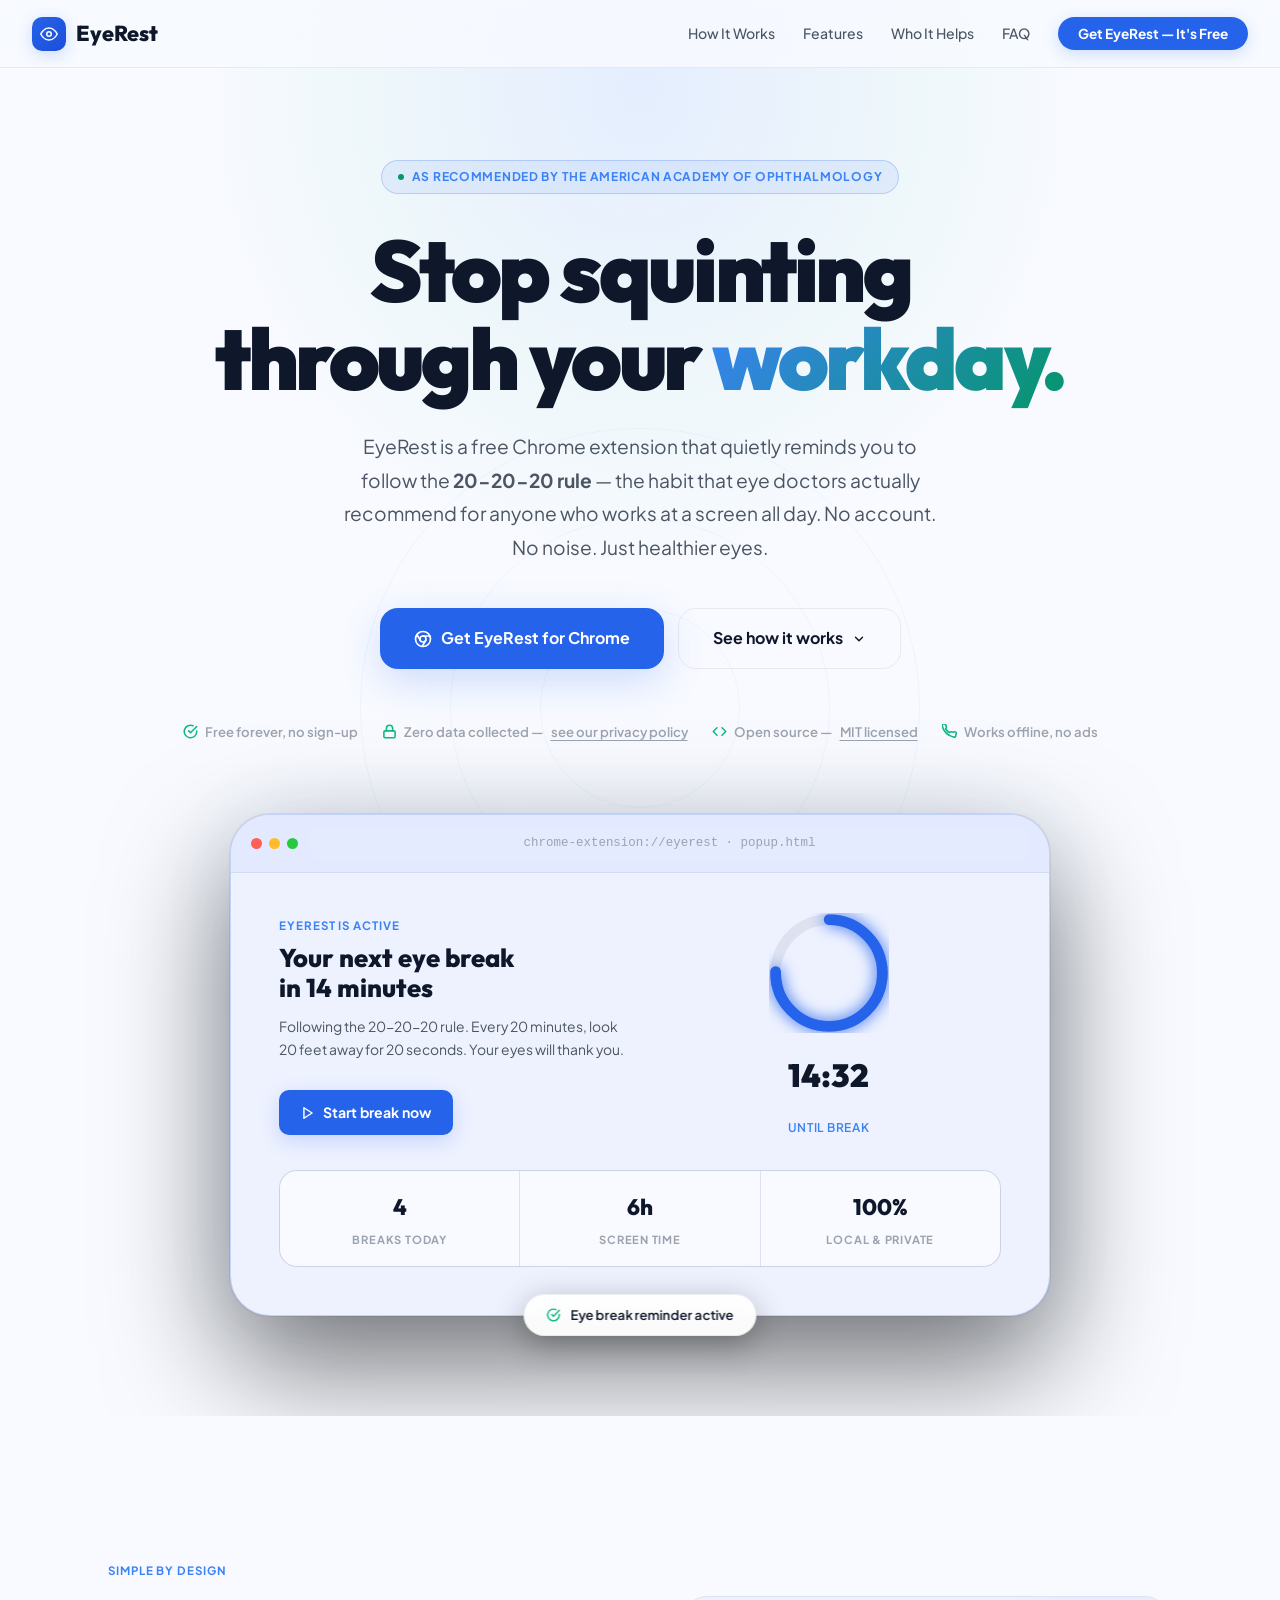
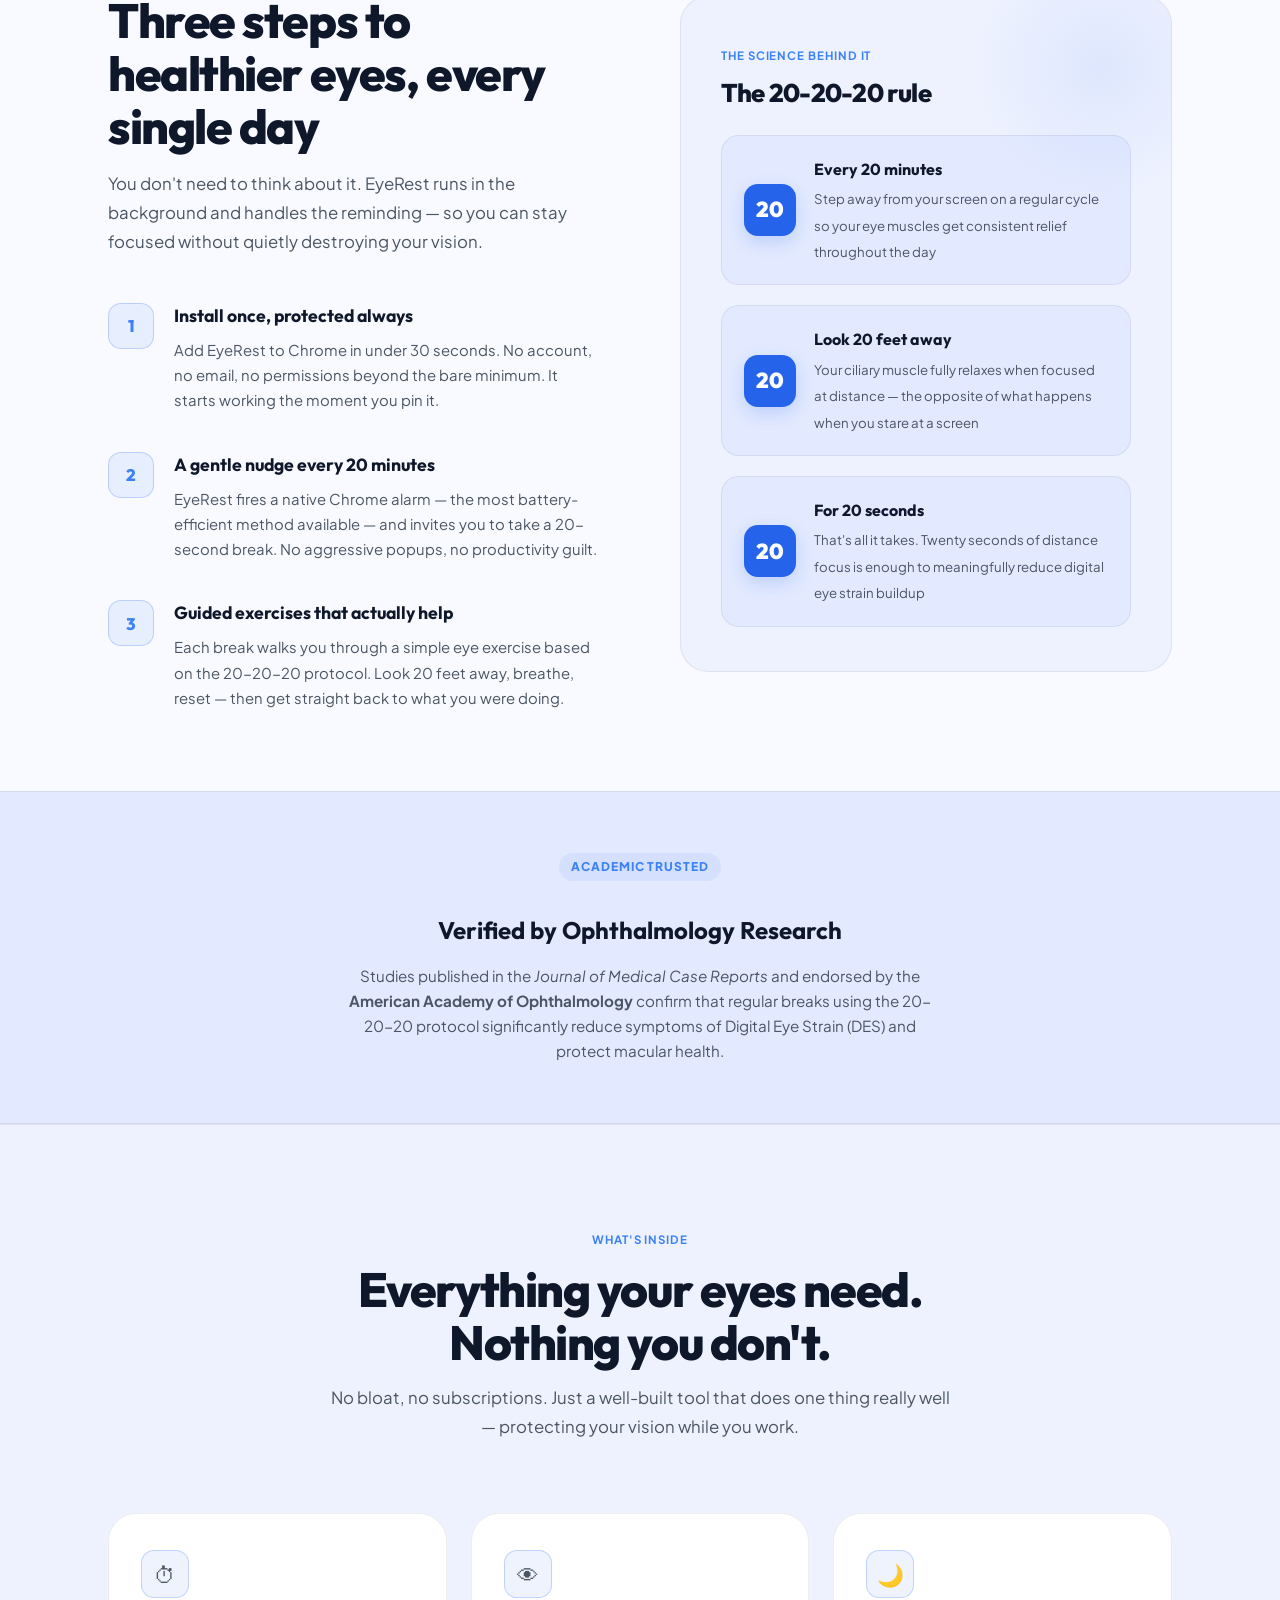
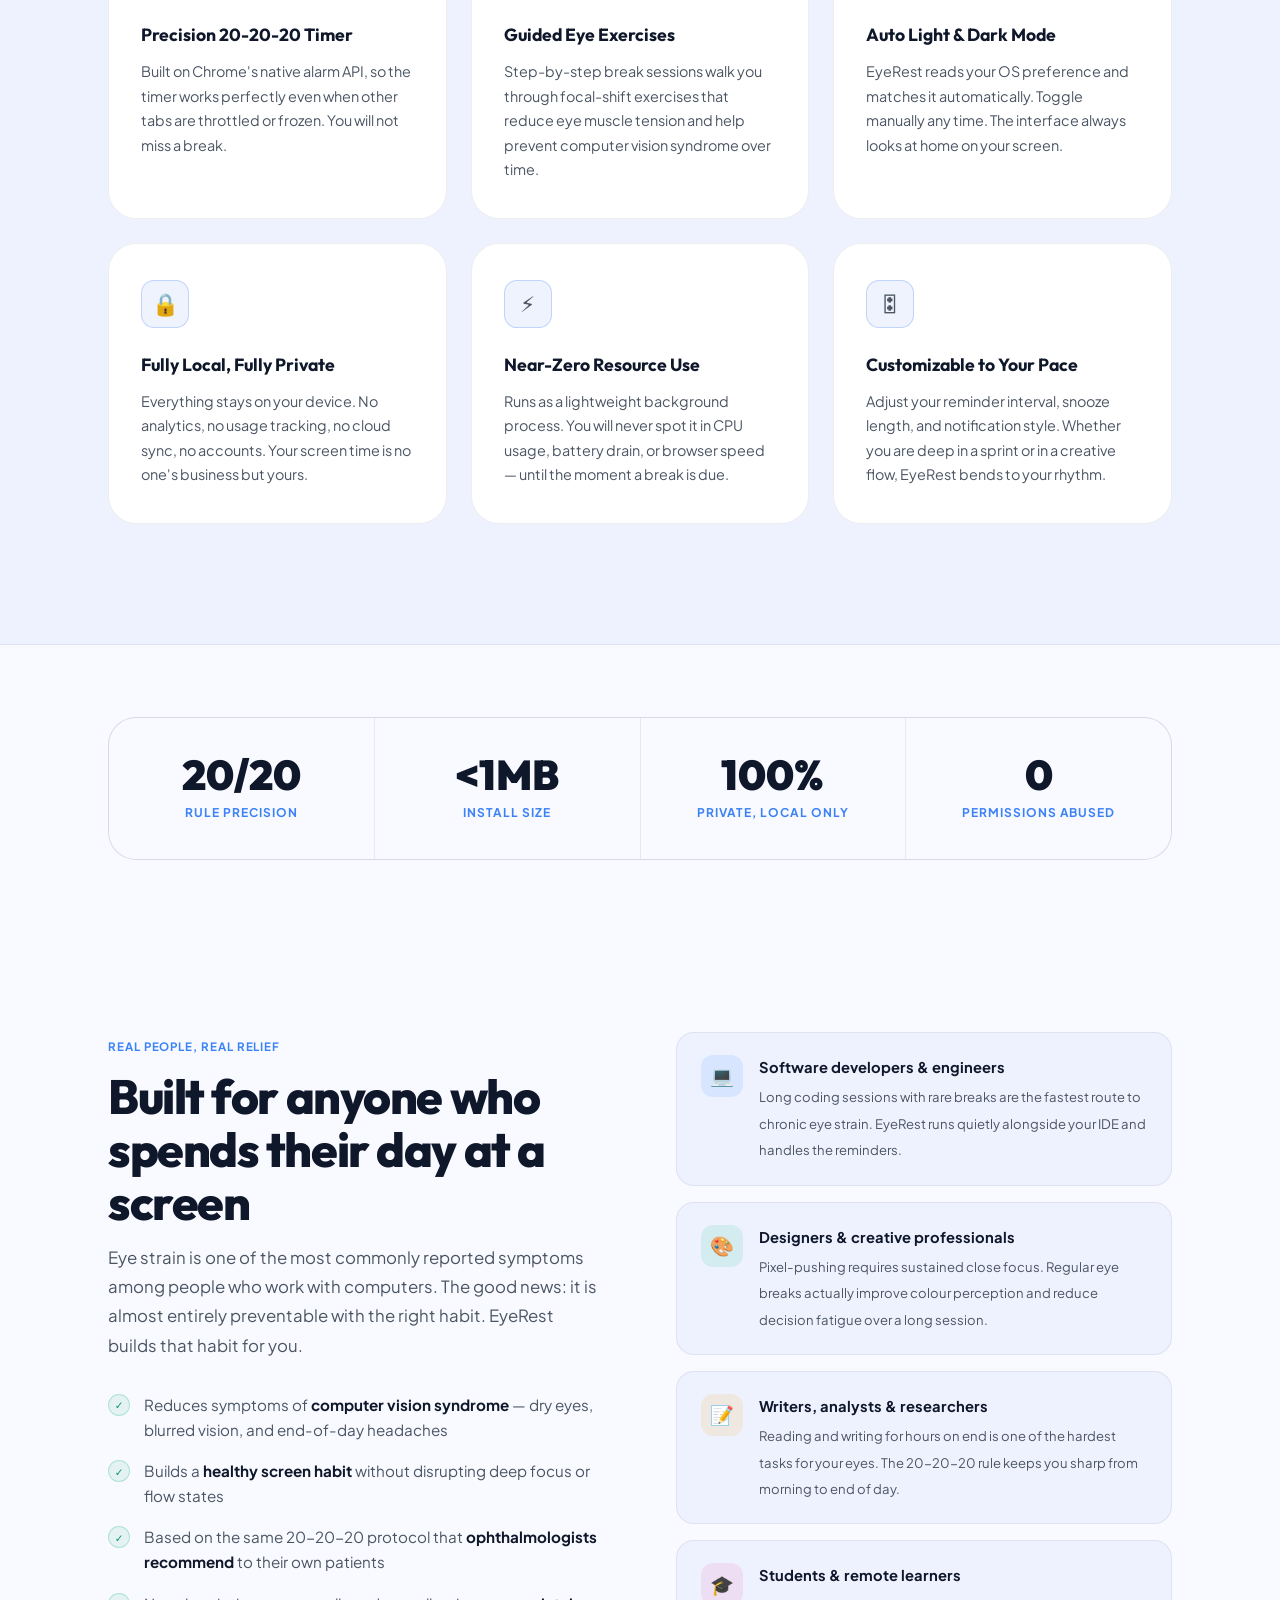
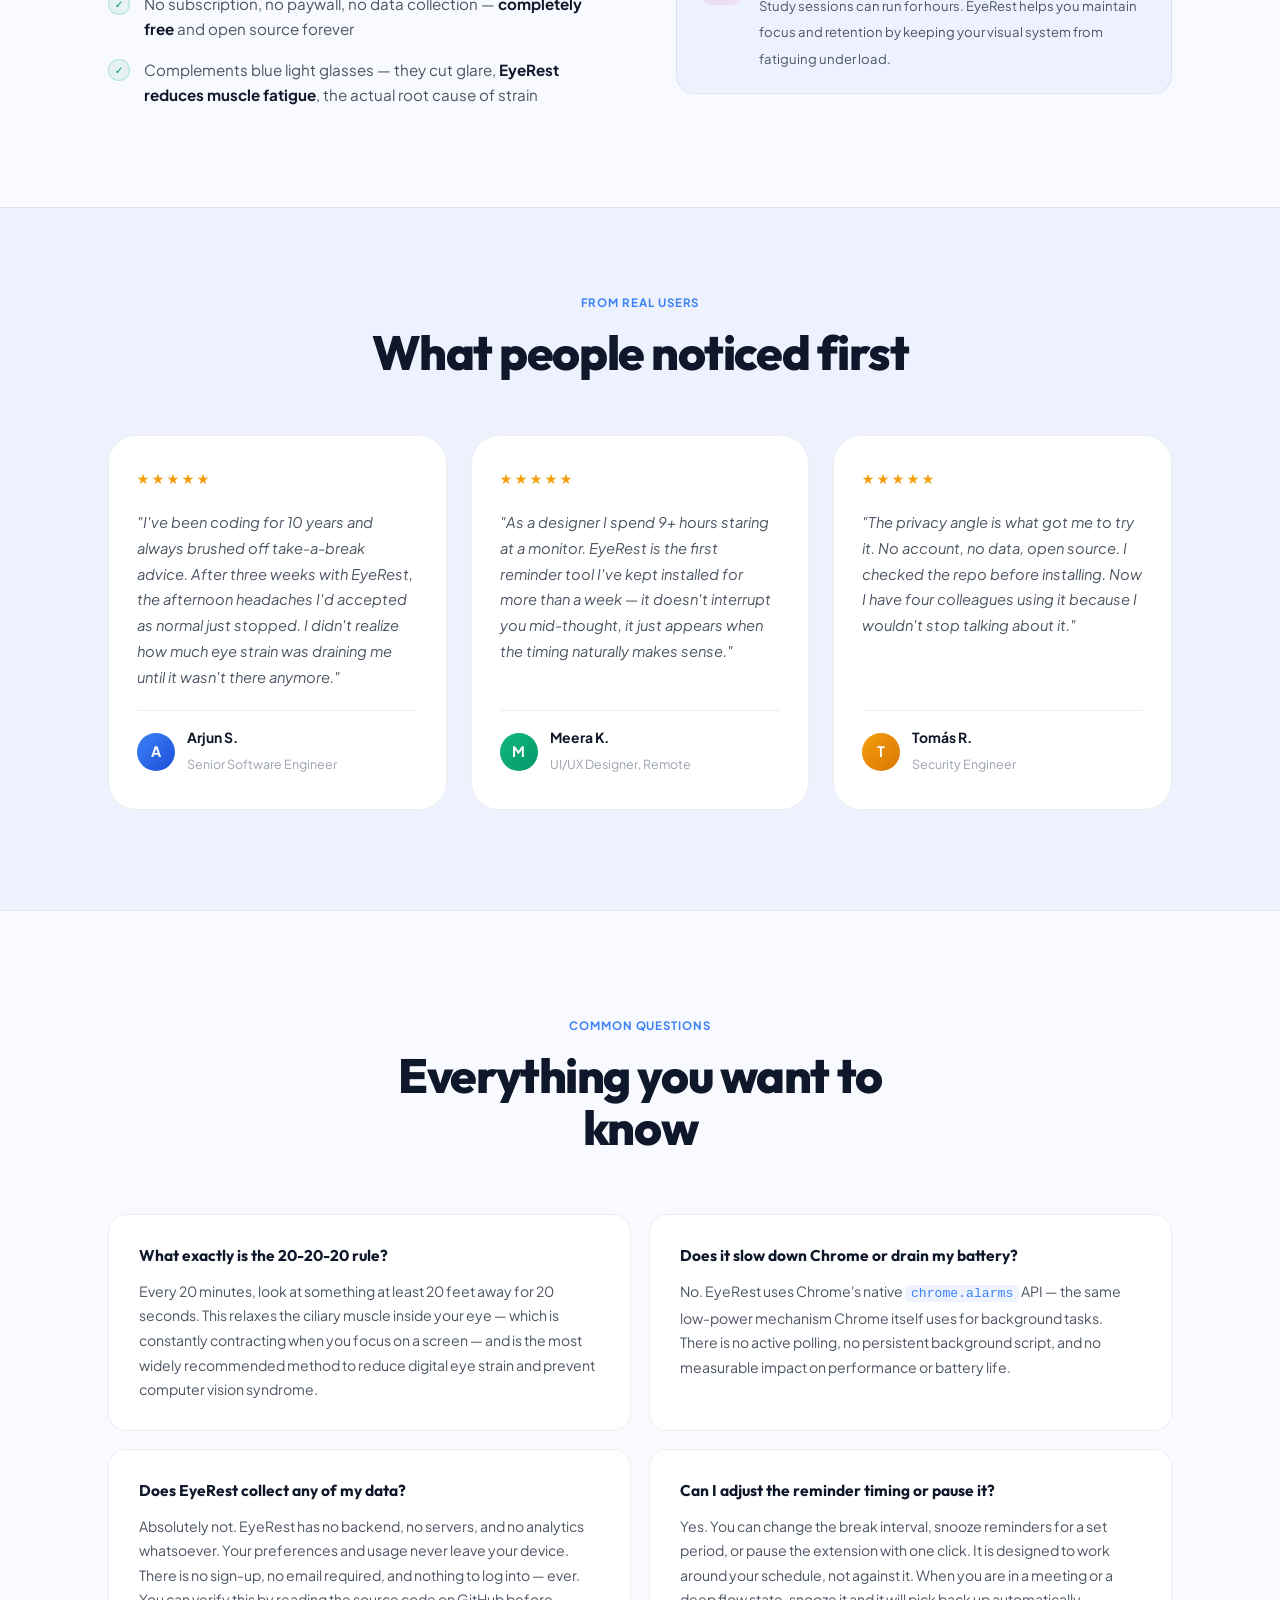
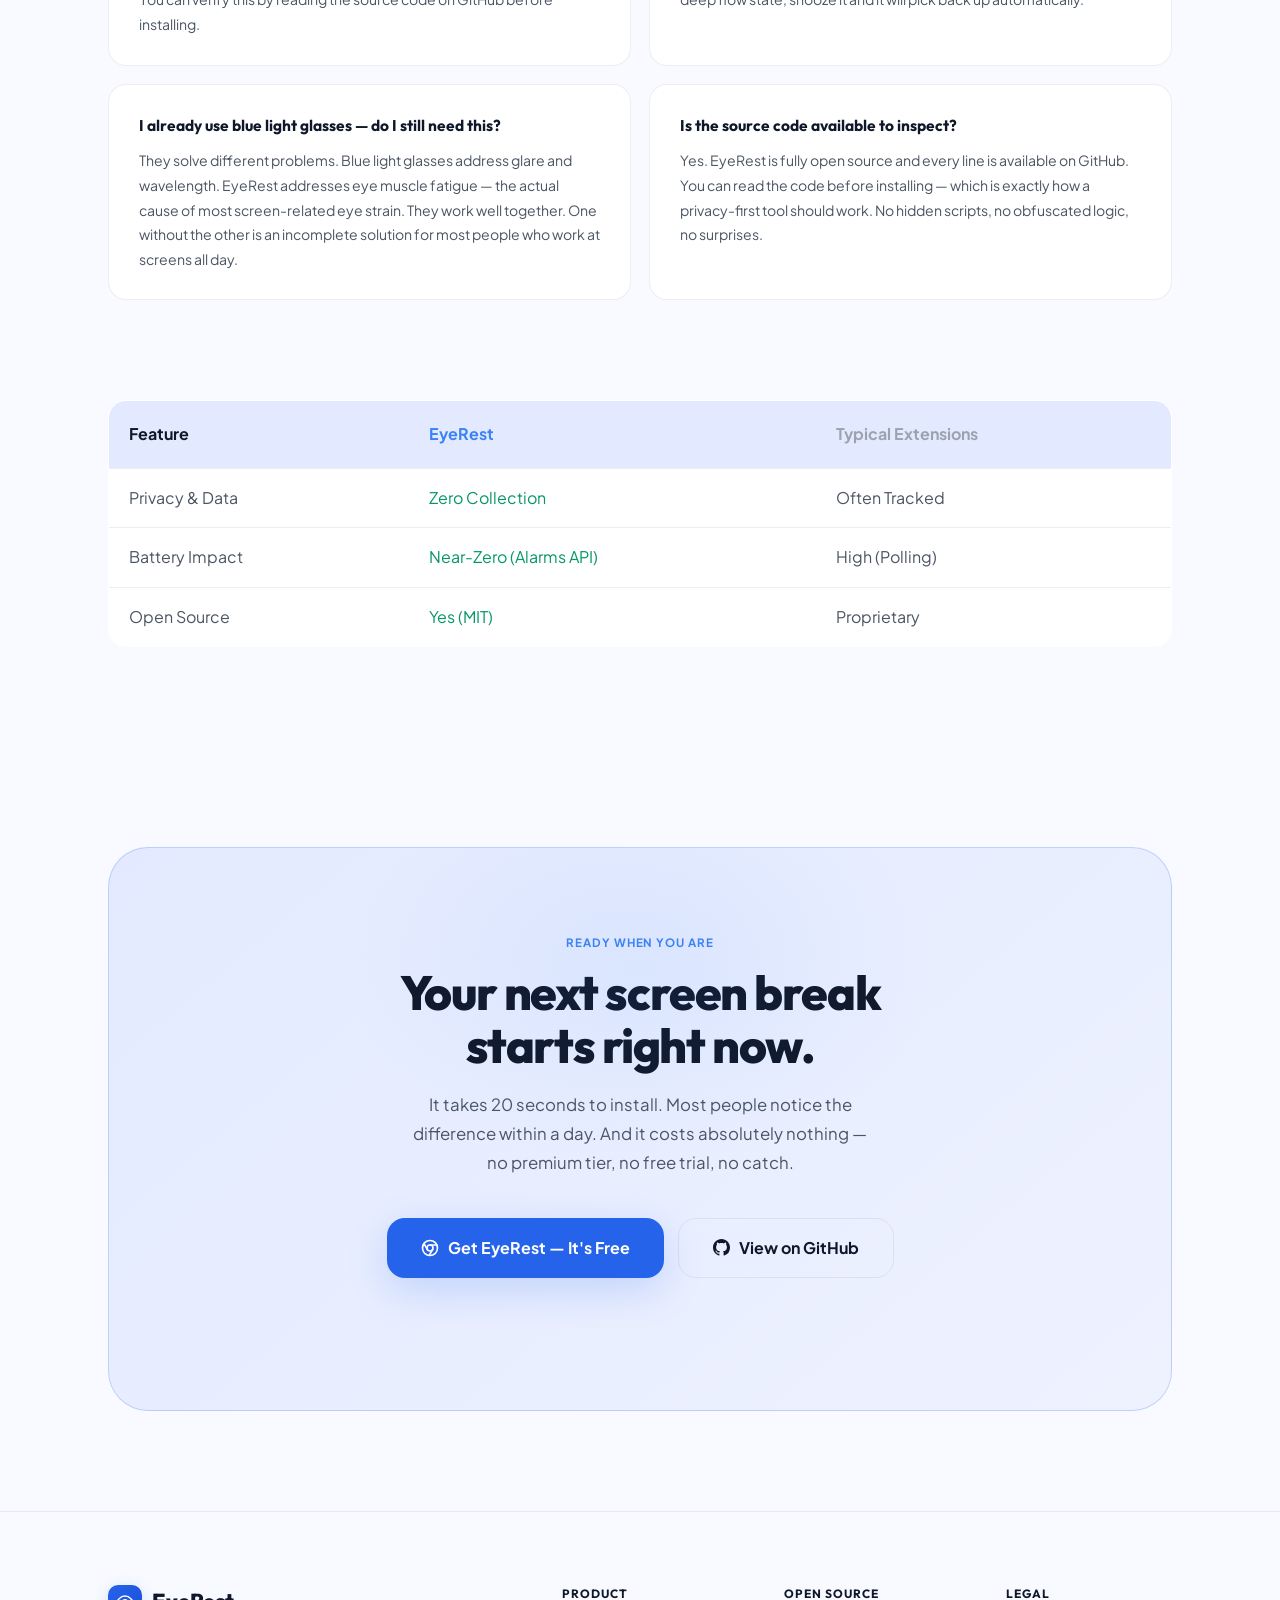
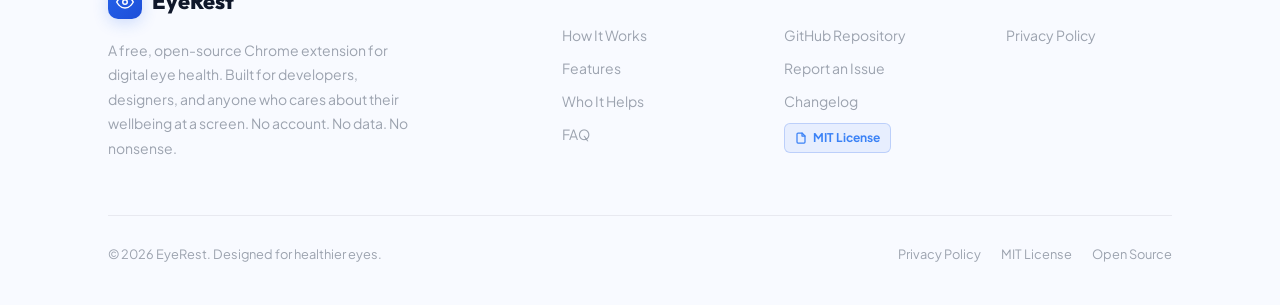
<file: index.html>
<!DOCTYPE html>
<html lang="en">
<head>
    <meta charset="UTF-8">
    <meta name="viewport" content="width=device-width, initial-scale=1.0">

    <!-- ── SEO Meta ───────────────────────────── -->
    <title>EyeRest: #1 Eye Care & 20-20-20 Rule Timer for Chrome</title>
    <meta name="description" content="Protect your vision with EyeRest, the top-rated 20-20-20 rule extension for Chrome. Prevent digital eye strain, computer vision syndrome, and dry eyes with guided exercises and smart reminders. 100% Private, Free, and Open Source.">
    <meta name="keywords" content="20-20-20 rule, eye break reminder, reduce eye strain, eye care chrome extension, digital eye fatigue relief, computer vision syndrome, vision protection, screen time tracker, blue light filter alternative, eye exercises, eye rest timer, best productivity extension, developer wellness, healthy screen habits, prevent dry eyes, eye fatigue prevention, digital wellness">
    <meta name="robots" content="index, follow">
    <meta name="author" content="Dr. Dhaval Trivedi">
    <meta name="theme-color" content="#070c16">
    <link rel="canonical" href="https://eyerest.brilworks.com/">
    <link rel="help" href="llms.txt">
    <link rel="apple-touch-icon" href="icons/icon128.png">
    <link rel="icon" href="icons/icon48.png">

    <!-- ── Open Graph ─────────────────────────── -->
    <meta property="og:type" content="website">
    <meta property="og:url" content="https://eyerest.brilworks.com/">
    <meta property="og:title" content="EyeRest — The Best 20-20-20 Eye Break Reminder for Chrome">
    <meta property="og:description" content="Stop destroying your eyes. EyeRest reminds you to look away every 20 minutes — a scientifically proven habit to eliminate eye strain and headaches.">
    <meta property="og:image" content="https://eyerest.brilworks.com/icons/icon128.png">
    <meta name="twitter:card" content="summary_large_image">
    <meta name="twitter:title" content="EyeRest — Free 20-20-20 Eye Break Reminder for Chrome">
    <meta name="twitter:description" content="Digital eye strain is real. Protect your vision with our free, privacy-first Chrome extension. No data collected.">
    <meta name="twitter:image" content="https://eyerest.brilworks.com/icons/icon128.png">

    <!-- ── Structured Data ────────────────────── -->
    <script type="application/ld+json">
    {
      "@context": "https://schema.org",
      "@type": "SoftwareApplication",
      "name": "EyeRest",
      "applicationCategory": "HealthApplication",
      "operatingSystem": "Chrome",
      "offers": { "@type": "Offer", "price": "0", "priceCurrency": "USD" },
      "description": "Premium 20-20-20 rule extension for eye care. Reduce digital eye strain, prevent computer vision syndrome, and protect your vision during long screen sessions.",
      "url": "https://eyerest.brilworks.com/",
      "creator": {
        "@type": "Person",
        "name": "Dr. Dhaval Trivedi",
        "url": "https://github.com/drdhavaltrivedi"
      },
      "aggregateRating": {
        "@type": "AggregateRating",
        "ratingValue": "5",
        "reviewCount": "24"
      },
      "featureList": "20-20-20 rule reminders, guided eye exercises, light and dark mode, privacy-focused, low resource usage"
    }
    </script>
    <script type="application/ld+json">
    {
      "@context": "https://schema.org",
      "@type": "FAQPage",
      "mainEntity": [
        {
          "@type": "Question",
          "name": "What is the 20-20-20 rule?",
          "acceptedAnswer": { "@type": "Answer", "text": "Every 20 minutes, look at something at least 20 feet away for 20 seconds. This relaxes the focusing muscle inside your eye and is the most widely recommended method to reduce digital eye strain." }
        },
        {
          "@type": "Question",
          "name": "Does EyeRest collect any data?",
          "acceptedAnswer": { "@type": "Answer", "text": "No. EyeRest has no backend, no analytics, and no account system. Everything stays on your device." }
        },
        {
          "@type": "Question",
          "name": "Does it slow down Chrome or drain battery?",
          "acceptedAnswer": { "@type": "Answer", "text": "No. EyeRest uses Chrome's native alarm API — the same low-power mechanism Chrome uses for its own background tasks. There is no measurable performance or battery impact." }
        },
        {
          "@type": "Question",
          "name": "How do I follow the 20-20-20 rule while working?",
          "acceptedAnswer": { "@type": "Answer", "text": "The easiest way is to use a reminder tool like EyeRest. Every 20 minutes, it will nudge you to look at something 20 feet away for at least 20 seconds. This simple habit keeps your eyes relaxed and healthy." }
        },
        {
          "@type": "Question",
          "name": "Can a Chrome extension really reduce eye strain?",
          "acceptedAnswer": { "@type": "Answer", "text": "Yes, by automating rest reminders and guiding you through exercises, extensions like EyeRest ensure you take the necessary breaks that prevent digital eye fatigue and computer vision syndrome." }
        },
        {
          "@type": "Question",
          "name": "Is EyeRest better than blue light glasses?",
          "acceptedAnswer": { "@type": "Answer", "text": "They serve different purposes. Blue light glasses filter glare, but EyeRest addresses the root cause of strain: muscle fatigue from staring at a fixed distance for too long." }
        }
      ]
    }
    </script>

    <!-- ── Fonts ──────────────────────────────── -->
    <link rel="preconnect" href="https://fonts.googleapis.com">
    <link rel="preconnect" href="https://fonts.gstatic.com" crossorigin>
    <link href="https://fonts.googleapis.com/css2?family=Outfit:wght@400;600;700;800;900&family=Plus+Jakarta+Sans:wght@400;500;600;700&display=swap" rel="stylesheet">

    <style>
    /* ════════════════════════════════════════════
       TOKENS
    ════════════════════════════════════════════ */
    :root {
        --blue:        #3b82f6;
        --blue-light:  #60a5fa;
        --blue-dim:    rgba(59,130,246,0.12);
        --blue-glow:   rgba(59,130,246,0.25);
        --green:       #10b981;
        --green-dim:   rgba(16,185,129,0.1);
        --amber:       #f59e0b;
        --bg:          #070c16;
        --bg2:         #0d1525;
        --bg3:         #111d33;
        --surf:        rgba(13,21,37,0.8);
        --text:        #94a3b8;
        --bright:      #f1f5f9;
        --muted:       #475569;
        --border:      rgba(148,163,184,0.1);
        --border-hi:   rgba(59,130,246,0.28);
        --r-sm:  10px;
        --r:     18px;
        --r-lg:  28px;
        --r-xl:  40px;
    }
    @media (prefers-color-scheme: light) {
        :root {
            --blue:       #2563eb;
            --blue-light: #3b82f6;
            --blue-dim:   rgba(37,99,235,0.08);
            --blue-glow:  rgba(37,99,235,0.2);
            --green:      #059669;
            --green-dim:  rgba(5,150,105,0.08);
            --bg:         #f8faff;
            --bg2:        #eef2ff;
            --bg3:        #e3eaff;
            --surf:       rgba(255,255,255,0.95);
            --text:       #4b5563;
            --bright:     #0f172a;
            --muted:      #9ca3af;
            --border:     rgba(15,23,42,0.07);
            --border-hi:  rgba(37,99,235,0.22);
        }
    }

    /* ════════════════════════════════════════════
       RESET
    ════════════════════════════════════════════ */
    *, *::before, *::after { margin:0; padding:0; box-sizing:border-box; }
    html { scroll-behavior:smooth; -webkit-font-smoothing:antialiased; }
    body {
        font-family:'Plus Jakarta Sans', system-ui, sans-serif;
        background:var(--bg);
        color:var(--text);
        overflow-x:hidden;
        line-height:1.65;
    }
    h1,h2,h3,h4 { font-family:'Outfit',sans-serif; }
    a { text-decoration:none; }
    ::-webkit-scrollbar { width:4px; }
    ::-webkit-scrollbar-thumb { background:var(--border-hi); border-radius:99px; }

    /* ════════════════════════════════════════════
       UTILITIES
    ════════════════════════════════════════════ */
    .wrap {
        max-width:1120px;
        margin:0 auto;
        padding:0 28px;
    }
    .chip {
        display:inline-flex; align-items:center; gap:8px;
        padding:6px 16px;
        background:var(--blue-dim);
        border:1px solid var(--border-hi);
        border-radius:999px;
        font-size:.75rem; font-weight:700;
        letter-spacing:.06em; text-transform:uppercase;
        color:var(--blue-light);
    }
    .chip .dot {
        width:6px; height:6px;
        background:var(--green);
        border-radius:50%;
        animation:blink 2s infinite;
    }
    @keyframes blink {
        0%,100%{opacity:1;transform:scale(1)}
        50%{opacity:.4;transform:scale(1.6)}
    }
    .tag {
        display:inline-block;
        font-size:.72rem; font-weight:700;
        letter-spacing:.08em; text-transform:uppercase;
        color:var(--blue-light);
        margin-bottom:14px;
    }
    .title {
        font-size:clamp(1.9rem,4vw,3rem);
        font-weight:800;
        color:var(--bright);
        letter-spacing:-.03em;
        line-height:1.1;
    }
    .body-copy {
        font-size:1.05rem;
        line-height:1.75;
        color:var(--text);
    }
    .grad-text {
        background:linear-gradient(130deg,var(--blue-light) 0%,var(--green) 100%);
        -webkit-background-clip:text;
        -webkit-text-fill-color:transparent;
        background-clip:text;
    }

    /* ════════════════════════════════════════════
       BUTTONS
    ════════════════════════════════════════════ */
    .btn {
        display:inline-flex; align-items:center; gap:9px;
        font-weight:700; border-radius:var(--r); cursor:pointer;
        transition:transform .22s, box-shadow .22s, opacity .22s;
        font-family:'Plus Jakarta Sans',sans-serif;
        font-size:1rem;
    }
    .btn-blue {
        background:var(--blue);
        color:#fff;
        padding:16px 34px;
        box-shadow:0 12px 40px var(--blue-glow);
    }
    .btn-blue:hover { transform:translateY(-3px); box-shadow:0 20px 50px var(--blue-glow); }
    .btn-outline {
        border:1px solid var(--border);
        color:var(--bright);
        padding:16px 34px;
    }
    .btn-outline:hover { border-color:var(--border-hi); background:var(--blue-dim); }

    /* ════════════════════════════════════════════
       NAV
    ════════════════════════════════════════════ */
    header {
        position:fixed; top:0; width:100%; z-index:200;
    }
    .nav-inner {
        display:flex; justify-content:space-between; align-items:center;
        height:68px; padding:0 32px;
        backdrop-filter:blur(18px) saturate(1.5);
        -webkit-backdrop-filter:blur(18px) saturate(1.5);
        background:rgba(7,12,22,.8);
        border-bottom:1px solid var(--border);
        transition:box-shadow .3s;
    }
    @media (prefers-color-scheme:light) {
        .nav-inner { background:rgba(248,250,255,.88); }
    }
    .nav-inner.shadow { box-shadow:0 4px 40px rgba(0,0,0,.35); }
    .logo-mark {
        display:flex; align-items:center; gap:10px;
        font-family:'Outfit',sans-serif;
        font-weight:800; font-size:1.35rem;
        color:var(--bright);
    }
    .logo-icon {
        width:34px; height:34px;
        background:linear-gradient(135deg,var(--blue) 0%,#1d4ed8 100%);
        border-radius:10px;
        display:flex; align-items:center; justify-content:center;
        box-shadow:0 4px 16px var(--blue-glow);
        flex-shrink:0;
    }
    .logo-icon svg { width:18px; height:18px; }
    .nav-links {
        display:flex; align-items:center; gap:28px;
        list-style:none;
    }
    .nav-links a {
        color:var(--text); font-size:.88rem; font-weight:500;
        transition:color .2s;
    }
    .nav-links a:hover { color:var(--bright); }
    .nav-cta {
        background:var(--blue);
        color:#fff !important;
        padding:8px 20px;
        border-radius:999px;
        font-weight:700 !important;
        font-size:.85rem !important;
        box-shadow:0 4px 16px var(--blue-glow);
        transition:opacity .2s,transform .2s !important;
    }
    .nav-cta:hover { opacity:.88; transform:translateY(-1px); }
    .nav-toggle {
        display:none;
        flex-direction:column; gap:5px;
        cursor:pointer; background:none; border:none; padding:4px;
    }
    .nav-toggle span {
        display:block; width:22px; height:2px;
        background:var(--bright); border-radius:2px;
        transition:.25s;
    }

    /* ════════════════════════════════════════════
       HERO
    ════════════════════════════════════════════ */
    .hero {
        padding:160px 0 100px;
        text-align:center;
        position:relative;
        overflow:hidden;
    }
    .hero-bg {
        position:absolute; inset:0; pointer-events:none; overflow:hidden;
    }
    .hero-bg::before {
        content:'';
        position:absolute;
        top:-120px; left:50%; transform:translateX(-50%);
        width:900px; height:700px;
        background:radial-gradient(ellipse at 50% 30%,
            rgba(59,130,246,.1) 0%,
            rgba(16,185,129,.04) 45%,
            transparent 70%);
    }
    /* Animated rings */
    .hero-rings {
        position:absolute;
        top:50%; left:50%;
        transform:translate(-50%,-50%);
        width:700px; height:700px;
        pointer-events:none;
    }
    .ring {
        position:absolute; border-radius:50%;
        border:1px solid rgba(59,130,246,.06);
        top:50%; left:50%;
        transform:translate(-50%,-50%);
        animation:expand 4s infinite ease-out;
    }
    .ring:nth-child(1){ width:200px;height:200px;animation-delay:0s; }
    .ring:nth-child(2){ width:380px;height:380px;animation-delay:1.2s; }
    .ring:nth-child(3){ width:560px;height:560px;animation-delay:2.4s; }
    @keyframes expand {
        0%   { opacity:.6; transform:translate(-50%,-50%) scale(.95); }
        100% { opacity:0;  transform:translate(-50%,-50%) scale(1.05); }
    }

    .hero .chip { margin-bottom:32px; }
    .hero h1 {
        font-size:clamp(2.8rem,7vw,5.4rem);
        font-weight:900;
        color:var(--bright);
        letter-spacing:-.04em;
        line-height:1.02;
        margin-bottom:28px;
    }
    .hero-sub {
        font-size:clamp(1rem,2vw,1.2rem);
        max-width:600px;
        margin:0 auto 44px;
        color:var(--text);
        line-height:1.75;
    }
    .btn-row {
        display:flex; flex-wrap:wrap;
        justify-content:center; gap:14px;
        margin-bottom:52px;
    }
    /* Trust strip */
    .trust {
        display:flex; flex-wrap:wrap;
        justify-content:center; gap:24px;
        margin-bottom:72px;
        font-size:.82rem; font-weight:600;
        color:var(--muted);
    }
    .trust-item {
        display:flex; align-items:center; gap:7px;
    }
    .trust-item svg { flex-shrink:0; }

    /* ── Extension Mockup ────────────────────── */
    .mockup-wrap {
        max-width:820px;
        margin:0 auto;
        position:relative;
    }
    .mockup-window {
        background:var(--bg2);
        border:1px solid var(--border-hi);
        border-radius:var(--r-xl);
        overflow:hidden;
        box-shadow:
            0 0 0 1px var(--border),
            0 48px 120px rgba(0,0,0,.55),
            0 0 80px rgba(59,130,246,.06);
        transition:transform .6s cubic-bezier(.165,.84,.44,1);
    }
    .mockup-wrap:hover .mockup-window { transform:translateY(-8px); }
    /* Browser chrome bar */
    .browser-bar {
        background:var(--bg3);
        border-bottom:1px solid var(--border);
        padding:12px 20px;
        display:flex; align-items:center; gap:12px;
    }
    .browser-dots { display:flex; gap:7px; }
    .browser-dot {
        width:11px; height:11px; border-radius:50%;
    }
    .browser-dot:nth-child(1){ background:#ff5f57; }
    .browser-dot:nth-child(2){ background:#febc2e; }
    .browser-dot:nth-child(3){ background:#28c840; }
    .browser-url {
        flex:1;
        background:rgba(255,255,255,.06);
        border-radius:7px;
        padding:6px 14px;
        font-size:.78rem; color:var(--muted);
        font-family:monospace;
    }
    /* Popup panel inside mockup */
    .popup-body {
        padding:40px 48px 48px;
        display:grid;
        grid-template-columns:1fr 1fr;
        gap:32px;
        align-items:center;
    }
    .popup-left { text-align:left; }
    .popup-label {
        font-size:.72rem; font-weight:700;
        text-transform:uppercase; letter-spacing:.08em;
        color:var(--blue-light);
        margin-bottom:8px;
    }
    .popup-headline {
        font-family:'Outfit',sans-serif;
        font-size:1.6rem; font-weight:800;
        color:var(--bright); line-height:1.2;
        margin-bottom:12px;
    }
    .popup-sub {
        font-size:.87rem; color:var(--text);
        line-height:1.65; margin-bottom:28px;
    }
    .popup-btn {
        display:inline-flex; align-items:center; gap:8px;
        background:var(--blue);
        color:#fff;
        padding:11px 22px;
        border-radius:var(--r-sm);
        font-size:.88rem; font-weight:700;
        box-shadow:0 6px 20px var(--blue-glow);
    }
    /* Timer ring */
    .timer-ring-wrap {
        display:flex; flex-direction:column;
        align-items:center; gap:16px;
    }
    .ring-svg { transform:rotate(-90deg); }
    .ring-track { fill:none; stroke:var(--border); stroke-width:8; }
    .ring-fill {
        fill:none;
        stroke:var(--blue);
        stroke-width:8;
        stroke-linecap:round;
        stroke-dasharray:251.3;
        stroke-dashoffset:62; /* ~75% full */
        filter:drop-shadow(0 0 6px var(--blue));
    }
    .timer-num {
        font-family:'Outfit',sans-serif;
        font-size:2rem; font-weight:900;
        color:var(--bright);
    }
    .timer-unit {
        font-size:.75rem; font-weight:600;
        text-transform:uppercase; letter-spacing:.06em;
        color:var(--blue-light);
    }
    /* Stats row in mockup */
    .popup-stats {
        grid-column:1/-1;
        display:grid; grid-template-columns:repeat(3,1fr);
        gap:1px; background:var(--border);
        border:1px solid var(--border);
        border-radius:var(--r);
        overflow:hidden;
    }
    .ps-item {
        background:var(--bg);
        padding:18px 20px;
        text-align:center;
    }
    .ps-val {
        font-family:'Outfit',sans-serif;
        font-size:1.4rem; font-weight:800;
        color:var(--bright);
    }
    .ps-key {
        font-size:.7rem; font-weight:700;
        text-transform:uppercase; letter-spacing:.07em;
        color:var(--muted); margin-top:4px;
    }
    /* Float pill below mockup */
    .float-pill {
        position:absolute;
        bottom:-20px; left:50%; transform:translateX(-50%);
        display:inline-flex; align-items:center; gap:10px;
        background:var(--surf);
        backdrop-filter:blur(12px);
        border:1px solid var(--border);
        border-radius:999px;
        padding:9px 22px;
        font-size:.82rem; font-weight:600;
        color:var(--bright);
        white-space:nowrap;
        box-shadow:0 8px 32px rgba(0,0,0,.3);
    }

    /* ════════════════════════════════════════════
       HOW IT WORKS
    ════════════════════════════════════════════ */
    .how {
        padding:140px 0 80px;
    }
    .how-grid {
        display:grid;
        grid-template-columns:1fr 1fr;
        gap:80px;
        align-items:center;
    }
    .steps { display:flex; flex-direction:column; gap:36px; }
    .step { display:flex; gap:20px; }
    .step-icon {
        flex-shrink:0;
        width:46px; height:46px;
        border-radius:13px;
        background:var(--blue-dim);
        border:1px solid var(--border-hi);
        display:flex; align-items:center; justify-content:center;
        font-family:'Outfit',sans-serif;
        font-weight:800; font-size:1.05rem;
        color:var(--blue-light);
        margin-top:2px;
    }
    .step h4 {
        font-size:1.1rem; color:var(--bright);
        font-weight:700; margin-bottom:8px;
    }
    .step p { font-size:.93rem; line-height:1.7; }

    /* Visual: 20-20-20 explainer card */
    .rule-card {
        background:var(--bg2);
        border:1px solid var(--border);
        border-radius:var(--r-lg);
        padding:44px 40px;
        position:relative;
        overflow:hidden;
    }
    .rule-card::before {
        content:'';
        position:absolute;
        top:-60px; right:-60px;
        width:260px; height:260px;
        background:radial-gradient(circle, var(--blue-dim) 0%, transparent 70%);
        pointer-events:none;
    }
    .rule-row {
        display:flex; flex-direction:column; gap:20px;
    }
    .rule-item {
        display:flex; align-items:center; gap:18px;
        padding:20px 22px;
        background:var(--bg3);
        border:1px solid var(--border);
        border-radius:var(--r);
        transition:border-color .2s;
    }
    .rule-item:hover { border-color:var(--border-hi); }
    .rule-num-box {
        width:52px; height:52px;
        border-radius:14px;
        background:var(--blue);
        display:flex; align-items:center; justify-content:center;
        font-family:'Outfit',sans-serif;
        font-weight:900; font-size:1.35rem;
        color:#fff;
        flex-shrink:0;
        box-shadow:0 6px 18px var(--blue-glow);
    }
    .rule-text strong {
        display:block;
        font-family:'Outfit',sans-serif;
        font-size:1rem; font-weight:700;
        color:var(--bright); margin-bottom:3px;
    }
    .rule-text span { font-size:.83rem; color:var(--text); }

    /* ════════════════════════════════════════════
       FEATURES
    ════════════════════════════════════════════ */
    .features {
        padding:100px 0 120px;
        background:var(--bg2);
        border-top:1px solid var(--border);
        border-bottom:1px solid var(--border);
    }
    .features-head {
        text-align:center;
        max-width:620px; margin:0 auto 72px;
    }
    .feat-grid {
        display:grid;
        grid-template-columns:repeat(3,1fr);
        gap:24px;
    }
    .feat-card {
        background:var(--surf);
        border:1px solid var(--border);
        border-radius:var(--r-lg);
        padding:36px 32px;
        transition:border-color .3s,transform .3s,box-shadow .3s;
        position:relative; overflow:hidden;
    }
    .feat-card::after {
        content:'';
        position:absolute; inset:0;
        background:linear-gradient(140deg,var(--blue-dim),transparent 60%);
        opacity:0; transition:opacity .3s;
        pointer-events:none;
    }
    @media (hover:hover) {
        .feat-card:hover {
            border-color:var(--border-hi);
            transform:translateY(-7px);
            box-shadow:0 20px 56px rgba(59,130,246,.1);
        }
        .feat-card:hover::after { opacity:1; }
    }
    .feat-icon {
        width:48px; height:48px;
        background:var(--blue-dim);
        border:1px solid var(--border-hi);
        border-radius:13px;
        display:flex; align-items:center; justify-content:center;
        margin-bottom:22px;
        font-size:1.35rem;
    }
    .feat-card h3 {
        font-size:1.1rem; color:var(--bright);
        font-weight:700; margin-bottom:10px;
    }
    .feat-card p { font-size:.9rem; line-height:1.7; }

    /* ════════════════════════════════════════════
       STATS BAR
    ════════════════════════════════════════════ */
    .stats-bar { padding:72px 0; }
    .stats-grid {
        display:grid;
        grid-template-columns:repeat(4,1fr);
        background:var(--border);
        gap:1px;
        border:1px solid var(--border);
        border-radius:var(--r-lg);
        overflow:hidden;
    }
    .stat-cell {
        background:var(--bg);
        padding:36px 28px;
        text-align:center;
        transition:background .2s;
    }
    .stat-cell:hover { background:var(--bg2); }
    .stat-val {
        font-family:'Outfit',sans-serif;
        font-size:2.6rem; font-weight:900;
        color:var(--bright); line-height:1;
        margin-bottom:8px;
    }
    .stat-key {
        font-size:.75rem; font-weight:700;
        text-transform:uppercase; letter-spacing:.08em;
        color:var(--blue-light);
    }

    /* ════════════════════════════════════════════
       WHO IT'S FOR
    ════════════════════════════════════════════ */
    .who { padding:100px 0; }
    .who-grid {
        display:grid;
        grid-template-columns:1fr 1fr;
        gap:72px;
        align-items:start;
    }
    .check-list {
        list-style:none;
        display:flex; flex-direction:column; gap:16px;
        margin-top:32px;
    }
    .check-list li {
        display:flex; gap:14px;
        font-size:.95rem; line-height:1.65;
        color:var(--text);
    }
    .check-ico {
        flex-shrink:0;
        width:22px; height:22px;
        border-radius:50%;
        background:var(--green-dim);
        border:1px solid rgba(16,185,129,.25);
        display:flex; align-items:center; justify-content:center;
        color:var(--green);
        font-size:.65rem; font-weight:700;
        margin-top:2px;
    }
    .check-list li strong { color:var(--bright); }

    /* Persona cards */
    .persona-cards {
        display:flex; flex-direction:column; gap:16px;
    }
    .persona {
        display:flex; align-items:flex-start; gap:16px;
        background:var(--bg2);
        border:1px solid var(--border);
        border-radius:var(--r);
        padding:22px 24px;
        transition:border-color .2s;
    }
    .persona:hover { border-color:var(--border-hi); }
    .persona-av {
        width:42px; height:42px;
        border-radius:12px;
        display:flex; align-items:center; justify-content:center;
        font-size:1.2rem;
        flex-shrink:0;
    }
    .persona-av.blue  { background:rgba(59,130,246,.12); }
    .persona-av.green { background:rgba(16,185,129,.12); }
    .persona-av.amber { background:rgba(245,158,11,.12); }
    .persona-av.pink  { background:rgba(236,72,153,.12); }
    .persona-info strong {
        display:block;
        font-size:.92rem; font-weight:700;
        color:var(--bright); margin-bottom:4px;
    }
    .persona-info span { font-size:.82rem; }

    /* ════════════════════════════════════════════
       TESTIMONIAL
    ════════════════════════════════════════════ */
    .testimonials { padding:80px 0 100px; background:var(--bg2); border-top:1px solid var(--border); }
    .testi-head { text-align:center; margin-bottom:56px; }
    .testi-grid {
        display:grid;
        grid-template-columns:repeat(3,1fr);
        gap:24px;
    }
    .tcard {
        background:var(--surf);
        border:1px solid var(--border);
        border-radius:var(--r-lg);
        padding:32px 28px;
        display:flex; flex-direction:column; gap:20px;
        transition:border-color .2s;
    }
    .tcard:hover { border-color:var(--border-hi); }
    .stars { color:var(--amber); font-size:.85rem; letter-spacing:3px; }
    .tcard p {
        font-size:.92rem; line-height:1.75;
        color:var(--text); flex:1;
        font-style:italic;
    }
    .tcard p::before { content:'"'; }
    .tcard p::after  { content:'"'; }
    .tcard-user {
        display:flex; align-items:center; gap:12px;
        padding-top:16px;
        border-top:1px solid var(--border);
    }
    .tcard-av {
        width:38px; height:38px;
        border-radius:50%;
        display:flex; align-items:center; justify-content:center;
        font-weight:700; font-size:.9rem; color:#fff;
        flex-shrink:0;
    }
    .tcard-av.a { background:linear-gradient(135deg,#3b82f6,#1d4ed8); }
    .tcard-av.b { background:linear-gradient(135deg,#10b981,#059669); }
    .tcard-av.c { background:linear-gradient(135deg,#f59e0b,#d97706); }
    .tcard-meta strong {
        display:block; font-size:.87rem;
        color:var(--bright); font-weight:700;
    }
    .tcard-meta span { font-size:.78rem; color:var(--muted); }

    /* ════════════════════════════════════════════
       FAQ
    ════════════════════════════════════════════ */
    .faq { padding:100px 0 120px; border-top:1px solid var(--border); }
    .faq-head { text-align:center; max-width:560px; margin:0 auto 60px; }
    .faq-grid {
        display:grid; grid-template-columns:1fr 1fr; gap:18px;
    }
    .faq-item {
        background:var(--surf);
        border:1px solid var(--border);
        border-radius:var(--r);
        padding:28px 30px;
        transition:border-color .2s;
    }
    .faq-item:hover { border-color:var(--border-hi); }
    .faq-item h4 {
        font-size:.97rem; color:var(--bright);
        font-weight:700; margin-bottom:10px;
    }
    .faq-item p { font-size:.88rem; line-height:1.75; }
    .faq-item code {
        font-size:.82rem;
        background:var(--blue-dim);
        color:var(--blue-light);
        padding:1px 6px; border-radius:5px;
    }

    /* ════════════════════════════════════════════
       CTA BAND
    ════════════════════════════════════════════ */
    .cta-band { padding:80px 0 100px; }
    .cta-box {
        background:linear-gradient(140deg,var(--bg3) 0%,var(--bg2) 100%);
        border:1px solid var(--border-hi);
        border-radius:var(--r-xl);
        padding:80px 60px;
        text-align:center;
        position:relative; overflow:hidden;
    }
    .cta-box::before {
        content:'';
        position:absolute;
        top:-80px; left:50%; transform:translateX(-50%);
        width:600px; height:400px;
        background:radial-gradient(ellipse,rgba(59,130,246,.08) 0%,transparent 70%);
        pointer-events:none;
    }
    .cta-box .title { margin-bottom:18px; }
    .cta-box .body-copy { max-width:480px; margin:0 auto 40px; }

    /* ════════════════════════════════════════════
       FOOTER
    ════════════════════════════════════════════ */
    footer {
        padding:72px 0 40px;
        border-top:1px solid var(--border);
    }
    .footer-grid {
        display:grid;
        grid-template-columns:2.4fr 1fr 1fr 1fr;
        gap:56px; margin-bottom:52px;
    }
    .footer-brand .logo-mark { margin-bottom:18px; }
    .footer-brand p {
        font-size:.875rem; line-height:1.75;
        color:var(--muted); max-width:300px;
    }
    .footer-col h5 {
        font-family:'Outfit',sans-serif;
        font-size:.75rem; font-weight:700;
        text-transform:uppercase; letter-spacing:.08em;
        color:var(--bright); margin-bottom:20px;
    }
    .footer-col a {
        display:block; color:var(--muted);
        font-size:.875rem; margin-bottom:10px;
        transition:color .2s;
    }
    .footer-col a:hover { color:var(--bright); }
    .footer-bottom {
        display:flex; justify-content:space-between;
        align-items:center; flex-wrap:wrap; gap:12px;
        padding-top:28px;
        border-top:1px solid var(--border);
        font-size:.8rem; color:var(--muted);
    }
    .footer-bottom a { color:var(--muted); transition:color .2s; }
    .footer-bottom a:hover { color:var(--bright); }
    .footer-links { display:flex; gap:20px; }

    /* ════════════════════════════════════════════
       ANIMATIONS
    ════════════════════════════════════════════ */
    .rise {
        opacity:0;
        transform:translateY(26px);
        transition:opacity .55s ease, transform .55s ease;
    }
    .rise.in {
        opacity:1;
        transform:translateY(0);
    }
    .d1 { transition-delay:.08s; }
    .d2 { transition-delay:.16s; }
    .d3 { transition-delay:.24s; }

    /* ════════════════════════════════════════════
       RESPONSIVE
    ════════════════════════════════════════════ */
    @media (max-width:1024px) {
        .feat-grid { grid-template-columns:repeat(2,1fr); }
        .how-grid, .who-grid { grid-template-columns:1fr; gap:48px; }
        .testi-grid { grid-template-columns:1fr 1fr; }
        .footer-grid { grid-template-columns:1fr 1fr; gap:36px; }
        .stats-grid { grid-template-columns:repeat(2,1fr); }
        .popup-body { grid-template-columns:1fr; }
        .timer-ring-wrap { display:none; }
    }
    @media (max-width:768px) {
        .nav-links { display:none; }
        .nav-links.open {
            display:flex; flex-direction:column;
            position:fixed; top:68px; left:0; right:0;
            background:var(--bg2);
            border-bottom:1px solid var(--border);
            padding:20px 28px 28px;
            gap:18px;
        }
        .nav-toggle { display:flex; }
        .feat-grid { grid-template-columns:1fr; }
        .testi-grid { grid-template-columns:1fr; }
        .faq-grid { grid-template-columns:1fr; }
        .stats-grid { grid-template-columns:1fr 1fr; }
        .cta-box { padding:52px 28px; }
        .footer-grid { grid-template-columns:1fr; gap:28px; }
        .footer-bottom { flex-direction:column; text-align:center; }
        .hero h1 { letter-spacing:-.03em; }
        .popup-stats { grid-template-columns:1fr; }
        .btn-blue, .btn-outline { padding:14px 26px; font-size:.95rem; }
        .browser-url { display:none; }
    }
    </style>
</head>
<body>

<!-- ══ NAV ════════════════════════════════════ -->
<header>
    <div class="nav-inner" id="navInner">
        <a href="#" class="logo-mark" aria-label="EyeRest home">
            <div class="logo-icon" aria-hidden="true">
                <svg viewBox="0 0 24 24" fill="none" stroke="#fff" stroke-width="2" stroke-linecap="round" stroke-linejoin="round">
                    <path d="M1 12s4-8 11-8 11 8 11 8-4 8-11 8-11-8-11-8z"/>
                    <circle cx="12" cy="12" r="3"/>
                </svg>
            </div>
            EyeRest
        </a>
        <ul class="nav-links" id="navLinks" role="list">
            <li><a href="#how">How It Works</a></li>
            <li><a href="#features">Features</a></li>
            <li><a href="#who">Who It Helps</a></li>
            <li><a href="#faq">FAQ</a></li>
            <li>
                <a href="https://chromewebstore.google.com/detail/eyerest-20-20-20-screen-t/kkhnggiamacckgpdkmeecjclididdloi"
                   class="nav-cta" target="_blank" rel="noopener">
                    Get EyeRest — It's Free
                </a>
            </li>
        </ul>
        <button class="nav-toggle" id="navToggle" aria-label="Toggle navigation" aria-expanded="false">
            <span></span><span></span><span></span>
        </button>
    </div>
</header>

<!-- ══ HERO ═══════════════════════════════════ -->
<section class="hero" aria-label="Introduction">
    <div class="hero-bg" aria-hidden="true">
        <div class="hero-rings">
            <div class="ring"></div>
            <div class="ring"></div>
            <div class="ring"></div>
        </div>
    </div>
    <div class="wrap">
        <div class="chip rise" style="margin:0 auto 32px;">
            <span class="dot" aria-hidden="true"></span>
            As recommended by the American Academy of Ophthalmology
        </div>

        <h1 class="rise d1">
            Stop squinting<br>through your <span class="grad-text">workday.</span>
        </h1>

        <p class="hero-sub rise d2">
            EyeRest is a free Chrome extension that quietly reminds you to follow the <strong>20-20-20 rule</strong> — the habit that eye doctors actually recommend for anyone who works at a screen all day. No account. No noise. Just healthier eyes.
        </p>

        <div class="btn-row rise d3">
            <a href="https://chromewebstore.google.com/detail/eyerest-20-20-20-screen-t/kkhnggiamacckgpdkmeecjclididdloi"
               class="btn btn-blue"
               target="_blank" rel="noopener"
               aria-label="Add EyeRest to Chrome for free">
                <svg width="18" height="18" viewBox="0 0 24 24" fill="none" stroke="currentColor" stroke-width="2.2" stroke-linecap="round" stroke-linejoin="round" aria-hidden="true"><circle cx="12" cy="12" r="10"/><circle cx="12" cy="12" r="4"/><line x1="21.17" y1="8" x2="12" y2="8"/><line x1="3.95" y1="6.06" x2="8.54" y2="14"/><line x1="10.88" y1="21.94" x2="15.46" y2="14"/></svg>
                Get EyeRest for Chrome
            </a>
            <a href="#how" class="btn btn-outline">
                See how it works
                <svg width="14" height="14" viewBox="0 0 24 24" fill="none" stroke="currentColor" stroke-width="2.5" stroke-linecap="round" stroke-linejoin="round" aria-hidden="true"><polyline points="6 9 12 15 18 9"/></svg>
            </a>
        </div>

        <!-- Trust strip -->
        <div class="trust rise">
            <span class="trust-item">
                <svg width="15" height="15" viewBox="0 0 24 24" fill="none" stroke="#10b981" stroke-width="2.5" stroke-linecap="round" stroke-linejoin="round" aria-hidden="true"><path d="M22 11.08V12a10 10 0 1 1-5.93-9.14"/><polyline points="22 4 12 14.01 9 11.01"/></svg>
                Free forever, no sign-up
            </span>
            <span class="trust-item">
                <svg width="15" height="15" viewBox="0 0 24 24" fill="none" stroke="#10b981" stroke-width="2.5" stroke-linecap="round" stroke-linejoin="round" aria-hidden="true"><rect x="3" y="11" width="18" height="11" rx="2"/><path d="M7 11V7a5 5 0 0 1 10 0v4"/></svg>
                Zero data collected — <a href="privacy.html" style="color:inherit;text-decoration:underline;text-underline-offset:3px;">see our privacy policy</a>
            </span>
            <span class="trust-item">
                <svg width="15" height="15" viewBox="0 0 24 24" fill="none" stroke="#10b981" stroke-width="2.5" stroke-linecap="round" stroke-linejoin="round" aria-hidden="true"><polyline points="16 18 22 12 16 6"/><polyline points="8 6 2 12 8 18"/></svg>
                Open source — <a href="LICENSE" style="color:inherit;text-decoration:underline;text-underline-offset:3px;">MIT licensed</a>
            </span>
            <span class="trust-item">
                <svg width="15" height="15" viewBox="0 0 24 24" fill="none" stroke="#10b981" stroke-width="2.5" stroke-linecap="round" stroke-linejoin="round" aria-hidden="true"><path d="M22 16.92V19a2 2 0 01-2.18 2 19.79 19.79 0 01-8.63-3.07A19.5 19.5 0 013.07 9.8 19.79 19.79 0 01.22 1.2 2 2 0 012.18 0h2.06a2 2 0 012 1.72c.13 1 .37 1.97.72 2.9a2 2 0 01-.45 2.11l-.87.87a16 16 0 006.29 6.29l.87-.87a2 2 0 012.11-.45c.93.35 1.9.59 2.9.72A2 2 0 0122 16.92z"/></svg>
                Works offline, no ads
            </span>
        </div>

        <!-- Extension mockup -->
        <div class="mockup-wrap rise" aria-label="EyeRest extension interface preview">
            <div class="mockup-window">
                <div class="browser-bar" aria-hidden="true">
                    <div class="browser-dots">
                        <div class="browser-dot"></div>
                        <div class="browser-dot"></div>
                        <div class="browser-dot"></div>
                    </div>
                    <div class="browser-url">chrome-extension://eyerest · popup.html</div>
                </div>
                <div class="popup-body">
                    <div class="popup-left">
                        <div class="popup-label">EyeRest is active</div>
                        <div class="popup-headline">Your next eye break<br>in 14 minutes</div>
                        <div class="popup-sub">Following the 20-20-20 rule. Every 20 minutes, look 20 feet away for 20 seconds. Your eyes will thank you.</div>
                        <div class="popup-btn">
                            <svg width="14" height="14" viewBox="0 0 24 24" fill="none" stroke="currentColor" stroke-width="2.5" stroke-linecap="round" stroke-linejoin="round" aria-hidden="true"><polygon points="5 3 19 12 5 21 5 3"/></svg>
                            Start break now
                        </div>
                    </div>
                    <div class="timer-ring-wrap" aria-hidden="true">
                        <svg class="ring-svg" width="120" height="120" viewBox="0 0 90 90">
                            <circle class="ring-track" cx="45" cy="45" r="40"/>
                            <circle class="ring-fill"  cx="45" cy="45" r="40"/>
                        </svg>
                        <div class="timer-num">14:32</div>
                        <div class="timer-unit">until break</div>
                    </div>
                    <div class="popup-stats" aria-label="Session statistics">
                        <div class="ps-item">
                            <div class="ps-val">4</div>
                            <div class="ps-key">Breaks today</div>
                        </div>
                        <div class="ps-item">
                            <div class="ps-val">6h</div>
                            <div class="ps-key">Screen time</div>
                        </div>
                        <div class="ps-item">
                            <div class="ps-val">100%</div>
                            <div class="ps-key">Local &amp; private</div>
                        </div>
                    </div>
                </div>
            </div>
            <div class="float-pill" aria-hidden="true">
                <svg width="14" height="14" viewBox="0 0 24 24" fill="none" stroke="#10b981" stroke-width="2.5" stroke-linecap="round" stroke-linejoin="round"><path d="M22 11.08V12a10 10 0 1 1-5.93-9.14"/><polyline points="22 4 12 14.01 9 11.01"/></svg>
                Eye break reminder active
            </div>
        </div>
    </div>
</section>

<!-- ══ HOW IT WORKS ════════════════════════════ -->
<section class="how" id="how" aria-labelledby="how-title">
    <div class="wrap">
        <div class="how-grid">
            <!-- Steps -->
            <div>
                <span class="tag">Simple by design</span>
                <h2 class="title" id="how-title">Three steps to healthier eyes, every single day</h2>
                <p class="body-copy" style="margin-top:16px;max-width:480px;">You don't need to think about it. EyeRest runs in the background and handles the reminding — so you can stay focused without quietly destroying your vision.</p>

                <div class="steps" style="margin-top:44px;">
                    <div class="step rise">
                        <div class="step-icon" aria-hidden="true">1</div>
                        <div>
                            <h4>Install once, protected always</h4>
                            <p>Add EyeRest to Chrome in under 30 seconds. No account, no email, no permissions beyond the bare minimum. It starts working the moment you pin it.</p>
                        </div>
                    </div>
                    <div class="step rise d1">
                        <div class="step-icon" aria-hidden="true">2</div>
                        <div>
                            <h4>A gentle nudge every 20 minutes</h4>
                            <p>EyeRest fires a native Chrome alarm — the most battery-efficient method available — and invites you to take a 20-second break. No aggressive popups, no productivity guilt.</p>
                        </div>
                    </div>
                    <div class="step rise d2">
                        <div class="step-icon" aria-hidden="true">3</div>
                        <div>
                            <h4>Guided exercises that actually help</h4>
                            <p>Each break walks you through a simple eye exercise based on the 20-20-20 protocol. Look 20 feet away, breathe, reset — then get straight back to what you were doing.</p>
                        </div>
                    </div>
                </div>
            </div>

            <!-- 20-20-20 explainer -->
            <div class="rule-card rise" aria-label="The 20-20-20 rule explained">
                <span class="tag">The science behind it</span>
                <h3 class="title" style="font-size:1.6rem;margin-bottom:28px;">The 20-20-20 rule</h3>
                <div class="rule-row">
                    <div class="rule-item">
                        <div class="rule-num-box" aria-hidden="true">20</div>
                        <div class="rule-text">
                            <strong>Every 20 minutes</strong>
                            <span>Step away from your screen on a regular cycle so your eye muscles get consistent relief throughout the day</span>
                        </div>
                    </div>
                    <div class="rule-item">
                        <div class="rule-num-box" aria-hidden="true">20</div>
                        <div class="rule-text">
                            <strong>Look 20 feet away</strong>
                            <span>Your ciliary muscle fully relaxes when focused at distance — the opposite of what happens when you stare at a screen</span>
                        </div>
                    </div>
                    <div class="rule-item">
                        <div class="rule-num-box" aria-hidden="true">20</div>
                        <div class="rule-text">
                            <strong>For 20 seconds</strong>
                            <span>That's all it takes. Twenty seconds of distance focus is enough to meaningfully reduce digital eye strain buildup</span>
                        </div>
                    </div>
                </div>
            </div>
        </div>
    </div>
</section>

<!-- ══ SCIENTIFIC AUTHORITY ════════════════════ -->
<section class="scientific-reference" style="padding: 60px 0; background: var(--bg3); border-top: 1px solid var(--border); border-bottom: 1px solid var(--border);">
    <div class="wrap" style="display: flex; align-items: center; justify-content: center; gap: 40px; flex-wrap: wrap; text-align: center;">
        <div style="max-width: 600px;">
            <span class="tag" style="background: var(--blue-dim); color: var(--blue-light); padding: 4px 12px; border-radius: 999px; font-size: 0.75rem; font-weight: 800;">Academic Trusted</span>
            <h3 style="color: var(--bright); font-size: 1.5rem; margin-top: 16px;">Verified by Ophthalmology Research</h3>
            <p style="font-size: 0.95rem; margin-top: 12px;">Studies published in the <em>Journal of Medical Case Reports</em> and endorsed by the <strong>American Academy of Ophthalmology</strong> confirm that regular breaks using the 20-20-20 protocol significantly reduce symptoms of Digital Eye Strain (DES) and protect macular health.</p>
        </div>
    </div>
</section>

<!-- ══ FEATURES ════════════════════════════════ -->
<section class="features" id="features" aria-labelledby="feat-title">
    <div class="wrap">
        <div class="features-head">
            <span class="tag">What's inside</span>
            <h2 class="title" id="feat-title">Everything your eyes need.<br>Nothing you don't.</h2>
            <p class="body-copy" style="margin-top:14px;">No bloat, no subscriptions. Just a well-built tool that does one thing really well — protecting your vision while you work.</p>
        </div>
        <div class="feat-grid">
            <div class="feat-card rise">
                <div class="feat-icon" aria-hidden="true">⏱</div>
                <h3>Precision 20-20-20 Timer</h3>
                <p>Built on Chrome's native alarm API, so the timer works perfectly even when other tabs are throttled or frozen. You will not miss a break.</p>
            </div>
            <div class="feat-card rise d1">
                <div class="feat-icon" aria-hidden="true">👁</div>
                <h3>Guided Eye Exercises</h3>
                <p>Step-by-step break sessions walk you through focal-shift exercises that reduce eye muscle tension and help prevent computer vision syndrome over time.</p>
            </div>
            <div class="feat-card rise d2">
                <div class="feat-icon" aria-hidden="true">🌙</div>
                <h3>Auto Light &amp; Dark Mode</h3>
                <p>EyeRest reads your OS preference and matches it automatically. Toggle manually any time. The interface always looks at home on your screen.</p>
            </div>
            <div class="feat-card rise">
                <div class="feat-icon" aria-hidden="true">🔒</div>
                <h3>Fully Local, Fully Private</h3>
                <p>Everything stays on your device. No analytics, no usage tracking, no cloud sync, no accounts. Your screen time is no one's business but yours.</p>
            </div>
            <div class="feat-card rise d1">
                <div class="feat-icon" aria-hidden="true">⚡</div>
                <h3>Near-Zero Resource Use</h3>
                <p>Runs as a lightweight background process. You will never spot it in CPU usage, battery drain, or browser speed — until the moment a break is due.</p>
            </div>
            <div class="feat-card rise d2">
                <div class="feat-icon" aria-hidden="true">🎛</div>
                <h3>Customizable to Your Pace</h3>
                <p>Adjust your reminder interval, snooze length, and notification style. Whether you are deep in a sprint or in a creative flow, EyeRest bends to your rhythm.</p>
            </div>
        </div>
    </div>
</section>

<!-- ══ STATS ═══════════════════════════════════ -->
<div class="stats-bar">
    <div class="wrap">
        <div class="stats-grid" role="list">
            <div class="stat-cell rise" role="listitem">
                <div class="stat-val">20/20</div>
                <div class="stat-key">Rule precision</div>
            </div>
            <div class="stat-cell rise d1" role="listitem">
                <div class="stat-val">&lt;1MB</div>
                <div class="stat-key">Install size</div>
            </div>
            <div class="stat-cell rise d2" role="listitem">
                <div class="stat-val">100%</div>
                <div class="stat-key">Private, local only</div>
            </div>
            <div class="stat-cell rise d3" role="listitem">
                <div class="stat-val">0</div>
                <div class="stat-key">Permissions abused</div>
            </div>
        </div>
    </div>
</div>

<!-- ══ WHO IT'S FOR ════════════════════════════ -->
<section class="who" id="who" aria-labelledby="who-title">
    <div class="wrap">
        <div class="who-grid">
            <div>
                <span class="tag">Real people, real relief</span>
                <h2 class="title" id="who-title">Built for anyone who spends their day at a screen</h2>
                <p class="body-copy" style="margin-top:14px;">Eye strain is one of the most commonly reported symptoms among people who work with computers. The good news: it is almost entirely preventable with the right habit. EyeRest builds that habit for you.</p>
                <ul class="check-list" aria-label="Key benefits">
                    <li>
                        <span class="check-ico" aria-hidden="true">✓</span>
                        <span>Reduces symptoms of <strong>computer vision syndrome</strong> — dry eyes, blurred vision, and end-of-day headaches</span>
                    </li>
                    <li>
                        <span class="check-ico" aria-hidden="true">✓</span>
                        <span>Builds a <strong>healthy screen habit</strong> without disrupting deep focus or flow states</span>
                    </li>
                    <li>
                        <span class="check-ico" aria-hidden="true">✓</span>
                        <span>Based on the same 20-20-20 protocol that <strong>ophthalmologists recommend</strong> to their own patients</span>
                    </li>
                    <li>
                        <span class="check-ico" aria-hidden="true">✓</span>
                        <span>No subscription, no paywall, no data collection — <strong>completely free</strong> and open source forever</span>
                    </li>
                    <li>
                        <span class="check-ico" aria-hidden="true">✓</span>
                        <span>Complements blue light glasses — they cut glare, <strong>EyeRest reduces muscle fatigue</strong>, the actual root cause of strain</span>
                    </li>
                </ul>
            </div>

            <!-- Persona cards -->
            <div class="persona-cards" aria-label="Who uses EyeRest">
                <div class="persona rise">
                    <div class="persona-av blue" aria-hidden="true">💻</div>
                    <div class="persona-info">
                        <strong>Software developers &amp; engineers</strong>
                        <span>Long coding sessions with rare breaks are the fastest route to chronic eye strain. EyeRest runs quietly alongside your IDE and handles the reminders.</span>
                    </div>
                </div>
                <div class="persona rise d1">
                    <div class="persona-av green" aria-hidden="true">🎨</div>
                    <div class="persona-info">
                        <strong>Designers &amp; creative professionals</strong>
                        <span>Pixel-pushing requires sustained close focus. Regular eye breaks actually improve colour perception and reduce decision fatigue over a long session.</span>
                    </div>
                </div>
                <div class="persona rise d2">
                    <div class="persona-av amber" aria-hidden="true">📝</div>
                    <div class="persona-info">
                        <strong>Writers, analysts &amp; researchers</strong>
                        <span>Reading and writing for hours on end is one of the hardest tasks for your eyes. The 20-20-20 rule keeps you sharp from morning to end of day.</span>
                    </div>
                </div>
                <div class="persona rise d3">
                    <div class="persona-av pink" aria-hidden="true">🎓</div>
                    <div class="persona-info">
                        <strong>Students &amp; remote learners</strong>
                        <span>Study sessions can run for hours. EyeRest helps you maintain focus and retention by keeping your visual system from fatiguing under load.</span>
                    </div>
                </div>
            </div>
        </div>
    </div>
</section>

<!-- ══ TESTIMONIALS ════════════════════════════ -->
<section class="testimonials" aria-labelledby="testi-title">
    <div class="wrap">
        <div class="testi-head">
            <span class="tag">From real users</span>
            <h2 class="title" id="testi-title">What people noticed first</h2>
        </div>
        <div class="testi-grid">
            <div class="tcard rise">
                <div class="stars" aria-label="5 stars">★★★★★</div>
                <p>I've been coding for 10 years and always brushed off take-a-break advice. After three weeks with EyeRest, the afternoon headaches I'd accepted as normal just stopped. I didn't realize how much eye strain was draining me until it wasn't there anymore.</p>
                <div class="tcard-user">
                    <div class="tcard-av a" aria-hidden="true">A</div>
                    <div class="tcard-meta">
                        <strong>Arjun S.</strong>
                        <span>Senior Software Engineer</span>
                    </div>
                </div>
            </div>
            <div class="tcard rise d1">
                <div class="stars" aria-label="5 stars">★★★★★</div>
                <p>As a designer I spend 9+ hours staring at a monitor. EyeRest is the first reminder tool I've kept installed for more than a week — it doesn't interrupt you mid-thought, it just appears when the timing naturally makes sense.</p>
                <div class="tcard-user">
                    <div class="tcard-av b" aria-hidden="true">M</div>
                    <div class="tcard-meta">
                        <strong>Meera K.</strong>
                        <span>UI/UX Designer, Remote</span>
                    </div>
                </div>
            </div>
            <div class="tcard rise d2">
                <div class="stars" aria-label="5 stars">★★★★★</div>
                <p>The privacy angle is what got me to try it. No account, no data, open source. I checked the repo before installing. Now I have four colleagues using it because I wouldn't stop talking about it.</p>
                <div class="tcard-user">
                    <div class="tcard-av c" aria-hidden="true">T</div>
                    <div class="tcard-meta">
                        <strong>Tomás R.</strong>
                        <span>Security Engineer</span>
                    </div>
                </div>
            </div>
        </div>
    </div>
</section>

<!-- ══ FAQ ═════════════════════════════════════ -->
<section class="faq" id="faq" aria-labelledby="faq-title">
    <div class="wrap">
        <div class="faq-head">
            <span class="tag">Common questions</span>
            <h2 class="title" id="faq-title">Everything you want to know</h2>
        </div>
        <div class="faq-grid">
            <div class="faq-item rise">
                <h4>What exactly is the 20-20-20 rule?</h4>
                <p>Every 20 minutes, look at something at least 20 feet away for 20 seconds. This relaxes the ciliary muscle inside your eye — which is constantly contracting when you focus on a screen — and is the most widely recommended method to reduce digital eye strain and prevent computer vision syndrome.</p>
            </div>
            <div class="faq-item rise d1">
                <h4>Does it slow down Chrome or drain my battery?</h4>
                <p>No. EyeRest uses Chrome's native <code>chrome.alarms</code> API — the same low-power mechanism Chrome itself uses for background tasks. There is no active polling, no persistent background script, and no measurable impact on performance or battery life.</p>
            </div>
            <div class="faq-item rise d2">
                <h4>Does EyeRest collect any of my data?</h4>
                <p>Absolutely not. EyeRest has no backend, no servers, and no analytics whatsoever. Your preferences and usage never leave your device. There is no sign-up, no email required, and nothing to log into — ever. You can verify this by reading the source code on GitHub before installing.</p>
            </div>
            <div class="faq-item rise">
                <h4>Can I adjust the reminder timing or pause it?</h4>
                <p>Yes. You can change the break interval, snooze reminders for a set period, or pause the extension with one click. It is designed to work around your schedule, not against it. When you are in a meeting or a deep flow state, snooze it and it will pick back up automatically.</p>
            </div>
            <div class="faq-item rise d1">
                <h4>I already use blue light glasses — do I still need this?</h4>
                <p>They solve different problems. Blue light glasses address glare and wavelength. EyeRest addresses eye muscle fatigue — the actual cause of most screen-related eye strain. They work well together. One without the other is an incomplete solution for most people who work at screens all day.</p>
            </div>
            <div class="faq-item rise d2">
                <h4>Is the source code available to inspect?</h4>
                <p>Yes. EyeRest is fully open source and every line is available on GitHub. You can read the code before installing — which is exactly how a privacy-first tool should work. No hidden scripts, no obfuscated logic, no surprises.</p>
            </div>
        </div>

        <!-- SEO Comparison Table -->
        <div style="margin-top: 100px; overflow-x: auto;">
            <table style="width: 100%; border-collapse: collapse; background: var(--surf); border: 1px solid var(--border); border-radius: var(--r); overflow: hidden; min-width: 600px;">
                <thead>
                    <tr style="background: var(--bg3); text-align: left;">
                        <th style="padding: 20px; color: var(--bright); border-bottom: 1px solid var(--border);">Feature</th>
                        <th style="padding: 20px; color: var(--blue-light); border-bottom: 1px solid var(--border);">EyeRest</th>
                        <th style="padding: 20px; color: var(--muted); border-bottom: 1px solid var(--border);">Typical Extensions</th>
                    </tr>
                </thead>
                <tbody>
                    <tr>
                        <td style="padding: 16px 20px; border-bottom: 1px solid var(--border);">Privacy &amp; Data</td>
                        <td style="padding: 16px 20px; border-bottom: 1px solid var(--border); color: var(--green);">Zero Collection</td>
                        <td style="padding: 16px 20px; border-bottom: 1px solid var(--border);">Often Tracked</td>
                    </tr>
                    <tr>
                        <td style="padding: 16px 20px; border-bottom: 1px solid var(--border);">Battery Impact</td>
                        <td style="padding: 16px 20px; border-bottom: 1px solid var(--border); color: var(--green);">Near-Zero (Alarms API)</td>
                        <td style="padding: 16px 20px; border-bottom: 1px solid var(--border);">High (Polling)</td>
                    </tr>
                    <tr>
                        <td style="padding: 16px 20px; border-bottom: 1px solid var(--border);">Open Source</td>
                        <td style="padding: 16px 20px; border-bottom: 1px solid var(--border); color: var(--green);">Yes (MIT)</td>
                        <td style="padding: 16px 20px; border-bottom: 1px solid var(--border);">Proprietary</td>
                    </tr>
                </tbody>
            </table>
        </div>
    </div>
</section>

<!-- ══ CTA ═════════════════════════════════════ -->
<section class="cta-band" aria-labelledby="cta-title">
    <div class="wrap">
        <div class="cta-box">
            <span class="tag">Ready when you are</span>
            <h2 class="title" id="cta-title">Your next screen break<br>starts right now.</h2>
            <p class="body-copy" style="margin:16px auto 40px;max-width:460px;">
                It takes 20 seconds to install. Most people notice the difference within a day. And it costs absolutely nothing — no premium tier, no free trial, no catch.
            </p>
            <div class="btn-row">
                <a href="https://chromewebstore.google.com/detail/eyerest-20-20-20-screen-t/kkhnggiamacckgpdkmeecjclididdloi"
                   class="btn btn-blue"
                   target="_blank" rel="noopener">
                    <svg width="18" height="18" viewBox="0 0 24 24" fill="none" stroke="currentColor" stroke-width="2.2" stroke-linecap="round" stroke-linejoin="round" aria-hidden="true"><circle cx="12" cy="12" r="10"/><circle cx="12" cy="12" r="4"/><line x1="21.17" y1="8" x2="12" y2="8"/><line x1="3.95" y1="6.06" x2="8.54" y2="14"/><line x1="10.88" y1="21.94" x2="15.46" y2="14"/></svg>
                    Get EyeRest — It's Free
                </a>
                <a href="https://github.com/drdhavaltrivedi/EyeRest-Chrome-Extension"
                   class="btn btn-outline"
                   target="_blank" rel="noopener">
                    <svg width="17" height="17" viewBox="0 0 24 24" fill="currentColor" aria-hidden="true"><path d="M12 0C5.37 0 0 5.37 0 12c0 5.31 3.435 9.795 8.205 11.385.6.105.825-.255.825-.57 0-.285-.015-1.23-.015-2.235-3.015.555-3.795-.735-4.035-1.41-.135-.345-.72-1.41-1.23-1.695-.42-.225-1.02-.78-.015-.795.945-.015 1.62.87 1.845 1.23 1.08 1.815 2.805 1.305 3.495.99.105-.78.42-1.305.765-1.605-2.67-.3-5.46-1.335-5.46-5.925 0-1.305.465-2.385 1.23-3.225-.12-.3-.54-1.53.12-3.18 0 0 1.005-.315 3.3 1.23.96-.27 1.98-.405 3-.405s2.04.135 3 .405c2.295-1.56 3.3-1.23 3.3-1.23.66 1.65.24 2.88.12 3.18.765.84 1.23 1.905 1.23 3.225 0 4.605-2.805 5.625-5.475 5.925.435.375.81 1.095.81 2.22 0 1.605-.015 2.895-.015 3.3 0 .315.225.69.825.57A12.02 12.02 0 0 0 24 12c0-6.63-5.37-12-12-12z"/></svg>
                    View on GitHub
                </a>
            </div>
        </div>
    </div>
</section>

<!-- ══ FOOTER ══════════════════════════════════ -->
<footer role="contentinfo">
    <div class="wrap">
        <div class="footer-grid">
            <div class="footer-brand">
                <div class="logo-mark" style="margin-bottom:18px;">
                    <div class="logo-icon" aria-hidden="true">
                        <svg viewBox="0 0 24 24" fill="none" stroke="#fff" stroke-width="2" stroke-linecap="round" stroke-linejoin="round">
                            <path d="M1 12s4-8 11-8 11 8 11 8-4 8-11 8-11-8-11-8z"/>
                            <circle cx="12" cy="12" r="3"/>
                        </svg>
                    </div>
                    EyeRest
                </div>
                <p>A free, open-source Chrome extension for digital eye health. Built for developers, designers, and anyone who cares about their wellbeing at a screen. No account. No data. No nonsense.</p>
            </div>
            <div class="footer-col">
                <h5>Product</h5>
                <a href="#how">How It Works</a>
                <a href="#features">Features</a>
                <a href="#who">Who It Helps</a>
                <a href="#faq">FAQ</a>
            </div>
            <div class="footer-col">
                <h5>Open Source</h5>
                <a href="https://github.com/drdhavaltrivedi/EyeRest-Chrome-Extension" target="_blank" rel="noopener">GitHub Repository</a>
                <a href="https://github.com/drdhavaltrivedi/EyeRest-Chrome-Extension/issues" target="_blank" rel="noopener">Report an Issue</a>
                <a href="https://github.com/drdhavaltrivedi/EyeRest-Chrome-Extension/releases" target="_blank" rel="noopener">Changelog</a>
                <a href="LICENSE" style="margin-top:8px;">
                    <span style="display:inline-flex;align-items:center;gap:6px;background:var(--blue-dim);border:1px solid var(--border-hi);border-radius:6px;padding:4px 10px;font-size:.75rem;font-weight:700;color:var(--blue-light);">
                        <svg width="12" height="12" viewBox="0 0 24 24" fill="none" stroke="currentColor" stroke-width="2.5" stroke-linecap="round" stroke-linejoin="round" aria-hidden="true"><path d="M14 2H6a2 2 0 0 0-2 2v16a2 2 0 0 0 2 2h12a2 2 0 0 0 2-2V8z"/><polyline points="14 2 14 8 20 8"/></svg>
                        MIT License
                    </span>
                </a>
            </div>
            <div class="footer-col">
                <h5>Legal</h5>
                <a href="privacy.html">Privacy Policy</a>
            </div>
        </div>
        <div class="footer-bottom">
            <span>&copy; 2026 EyeRest. Designed for healthier eyes.</span>
            <div class="footer-links">
                <a href="privacy.html">Privacy Policy</a>
                <a href="LICENSE">MIT License</a>
                <a href="https://github.com/drdhavaltrivedi/EyeRest-Chrome-Extension" target="_blank" rel="noopener">Open Source</a>
            </div>
        </div>
    </div>
</footer>

<!-- ══ JS ══════════════════════════════════════ -->
<script>
(function () {
    'use strict';

    /* Scroll-reveal */
    var io = new IntersectionObserver(function (entries) {
        entries.forEach(function (e) {
            if (e.isIntersecting) {
                e.target.classList.add('in');
                io.unobserve(e.target);
            }
        });
    }, { threshold: 0.1 });
    document.querySelectorAll('.rise').forEach(function (el) { io.observe(el); });

    /* Nav shadow + mobile toggle */
    var nav    = document.getElementById('navInner');
    var toggle = document.getElementById('navToggle');
    var links  = document.getElementById('navLinks');

    window.addEventListener('scroll', function () {
        nav.classList.toggle('shadow', window.scrollY > 10);
    }, { passive: true });

    toggle.addEventListener('click', function () {
        var open = links.classList.toggle('open');
        toggle.setAttribute('aria-expanded', open);
    });

    /* Close mobile nav on link click */
    links.querySelectorAll('a').forEach(function (a) {
        a.addEventListener('click', function () {
            links.classList.remove('open');
            toggle.setAttribute('aria-expanded', 'false');
        });
    });
})();
</script>

</body>
</html>
</file>
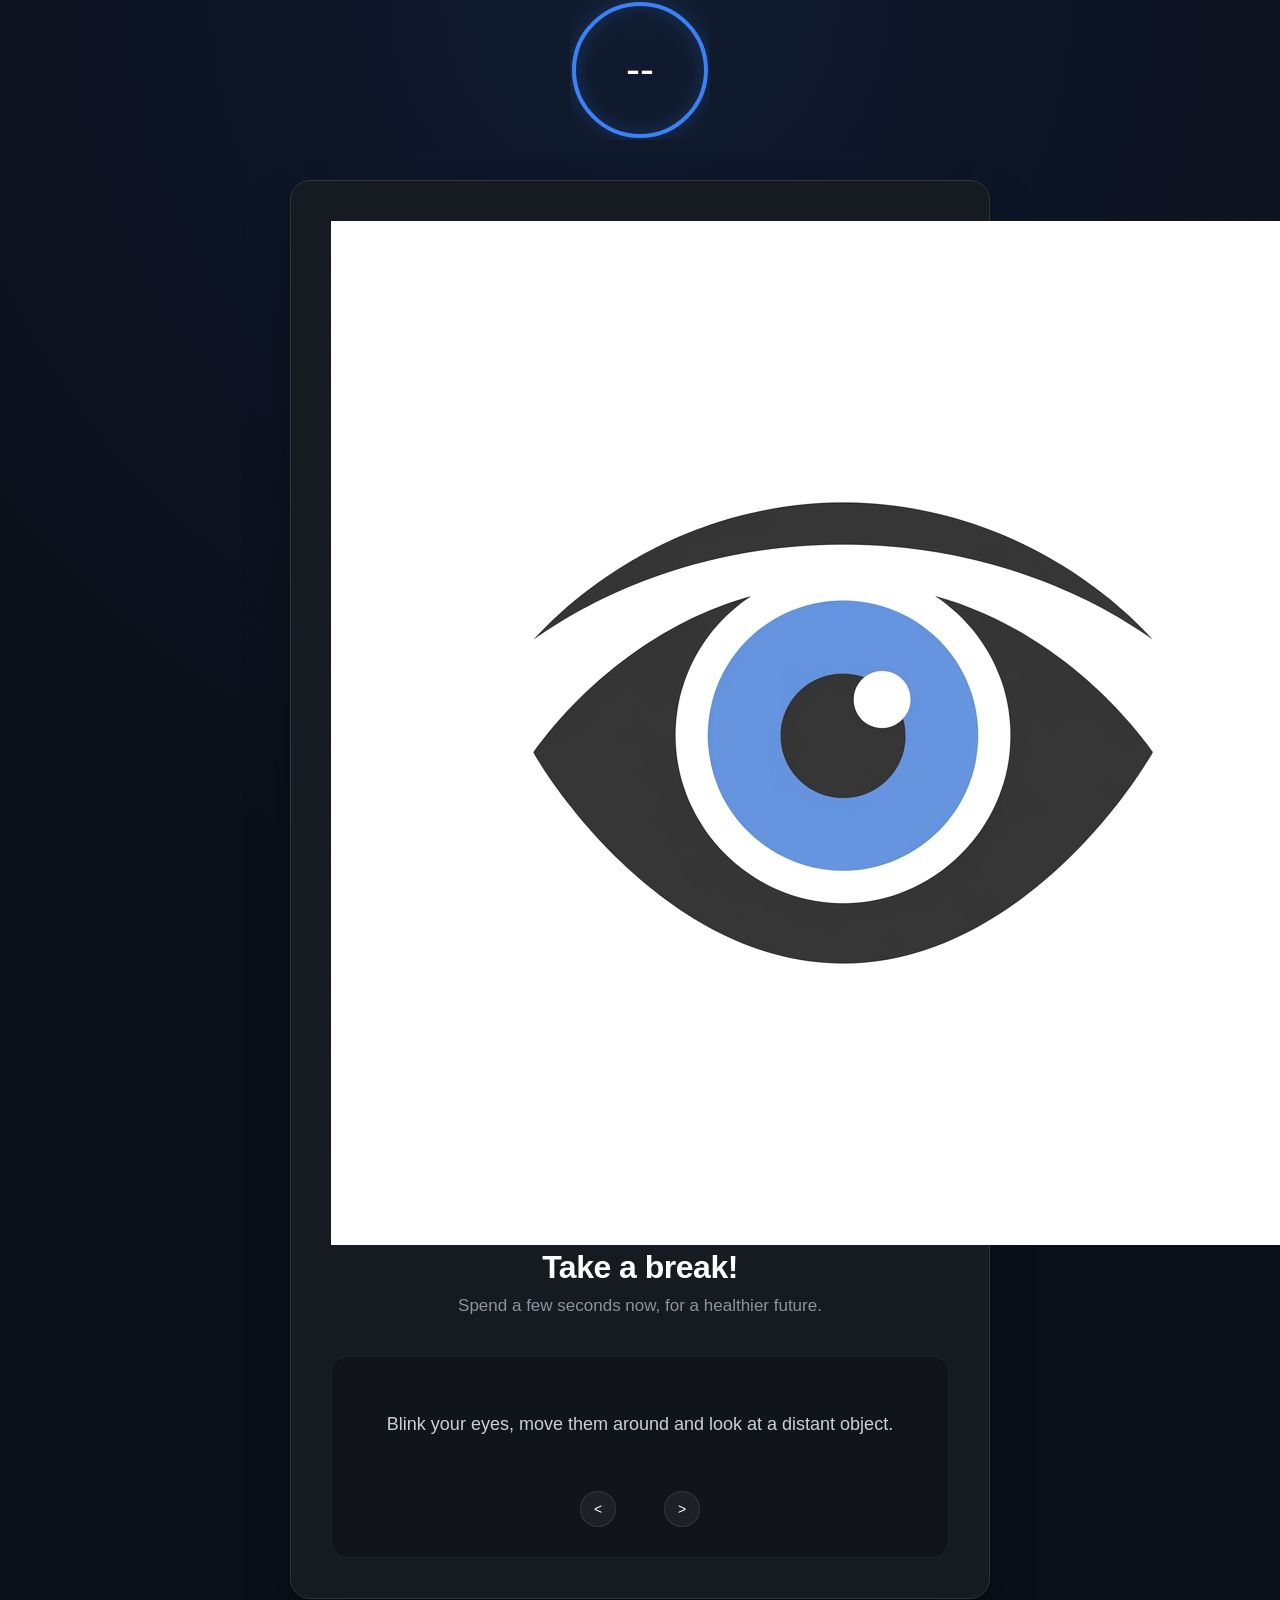
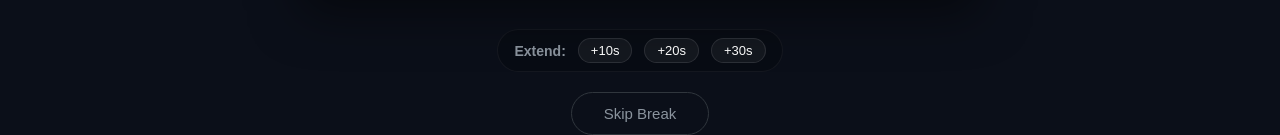
<file: break.html>
<!DOCTYPE html>
<html lang="en">
<head>
    <meta charset="UTF-8">
    <title>Take a break! - EyeRest</title>
    <link rel="stylesheet" href="break.css">
</head>
<body>
    <div class="container">
        
        <div class="timer-container">
            <svg class="timer-circle">
                <circle class="timer-bg" />
                <circle class="timer-progress" id="timerProgress" />
            </svg>
            <div class="timer-text" id="timerText">--</div>
        </div>

        <div class="card">
            <div class="header-content">
                <img src="icons/logo.png" alt="EyeRest Logo" class="brand-icon">
                <h1 id="messageTitle">Take a break!</h1>
                <p class="subtitle">Spend a few seconds now, for a healthier future.</p>
            </div>
            
            <div class="exercises-frame">
                <div class="exercise-text" id="exerciseText">
                    Blink your eyes, move them around and look at a distant object.
                </div>
                
                <div class="controls">
                    <button class="nav-btn prev-btn" id="prevBtn">&lt;</button>
                    <div class="indicator-container" id="indicatorContainer">
                    </div>
                    <button class="nav-btn next-btn" id="nextBtn">&gt;</button>
                </div>
            </div>
        </div>
        
        <div class="action-footer">
            <div class="extend-group" id="extendGroup">
                <span>Extend:</span>
                <button class="extend-btn" data-add="10">+10s</button>
                <button class="extend-btn" data-add="20">+20s</button>
                <button class="extend-btn" data-add="30">+30s</button>
            </div>
            <button class="skip-btn" id="skipBtn">Skip Break</button>
        </div>

    </div>
    <script src="break.js"></script>
</body>
</html>
</file>
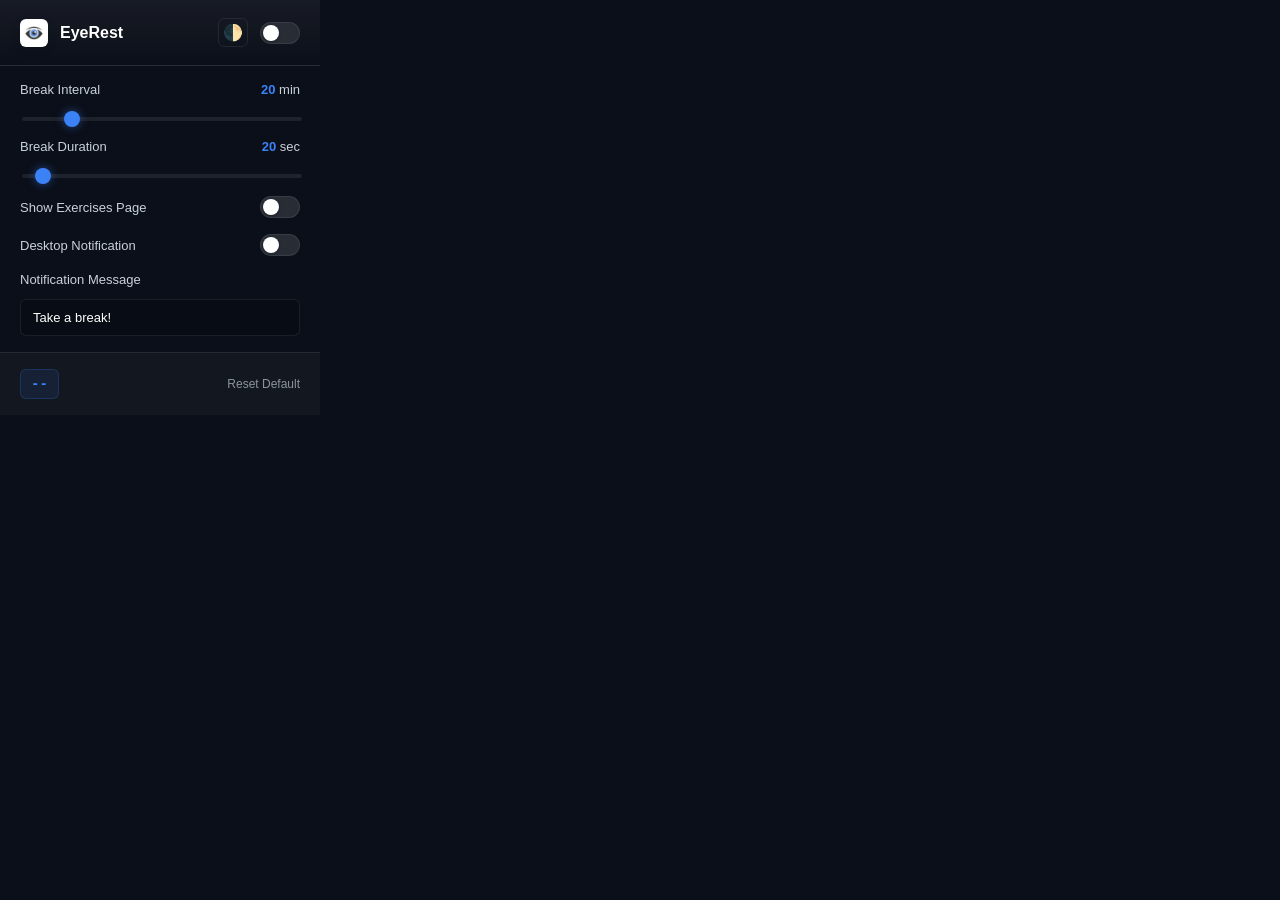
<file: popup.html>
<!DOCTYPE html>
<html lang="en">
<head>
    <meta charset="UTF-8">
    <link rel="stylesheet" href="popup.css">
    <title>EyeRest Settings</title>
</head>
<body>
    <div class="header">
        <div class="logo">
            <img src="icons/logo.png" alt="EyeRest logo" class="eye-icon">
            <h2>EyeRest</h2>
        </div>
        <div class="header-actions">
            <button id="themeToggle" class="icon-btn" title="Toggle Light/Dark Mode">🌓</button>
            <label class="switch">
                <input type="checkbox" id="enabledToggle">
                <span class="slider"></span>
            </label>
        </div>
    </div>

    <div class="settings-group" id="settingsGroup">
        <div class="row column">
            <div style="width: 100%; display: flex; justify-content: space-between;">
                <span class="label-text">Break Interval</span>
                <span class="label-text"><span id="intervalValue" class="value-highlight">20</span> min</span>
            </div>
            <input type="range" id="intervalSlider" min="1" max="120" value="20">
        </div>
        
        <div class="row column">
            <div style="width: 100%; display: flex; justify-content: space-between;">
                <span class="label-text">Break Duration</span>
                <span class="label-text"><span id="durationValue" class="value-highlight">20</span> sec</span>
            </div>
            <input type="range" id="durationSlider" min="5" max="300" step="5" value="20">
        </div>
        
        <div class="row">
            <span class="label-text">Show Exercises Page</span>
            <label class="switch">
                <input type="checkbox" id="exercisesToggle">
                <span class="slider"></span>
            </label>
        </div>

        <div class="row">
            <span class="label-text">Desktop Notification</span>
            <label class="switch">
                <input type="checkbox" id="notificationToggle">
                <span class="slider"></span>
            </label>
        </div>

        <div class="row column">
            <span class="label-text">Notification Message</span>
            <input type="text" id="customMessage" value="Take a break!" placeholder="Enter your custom reminder...">
        </div>
    </div>

    <div class="footer">
        <div class="timer" id="timerDisplay">--</div>
        <div class="links">
            <a href="#" id="resetBtn">Reset Default</a>
        </div>
    </div>

    <script src="popup.js"></script>
</body>
</html>
</file>
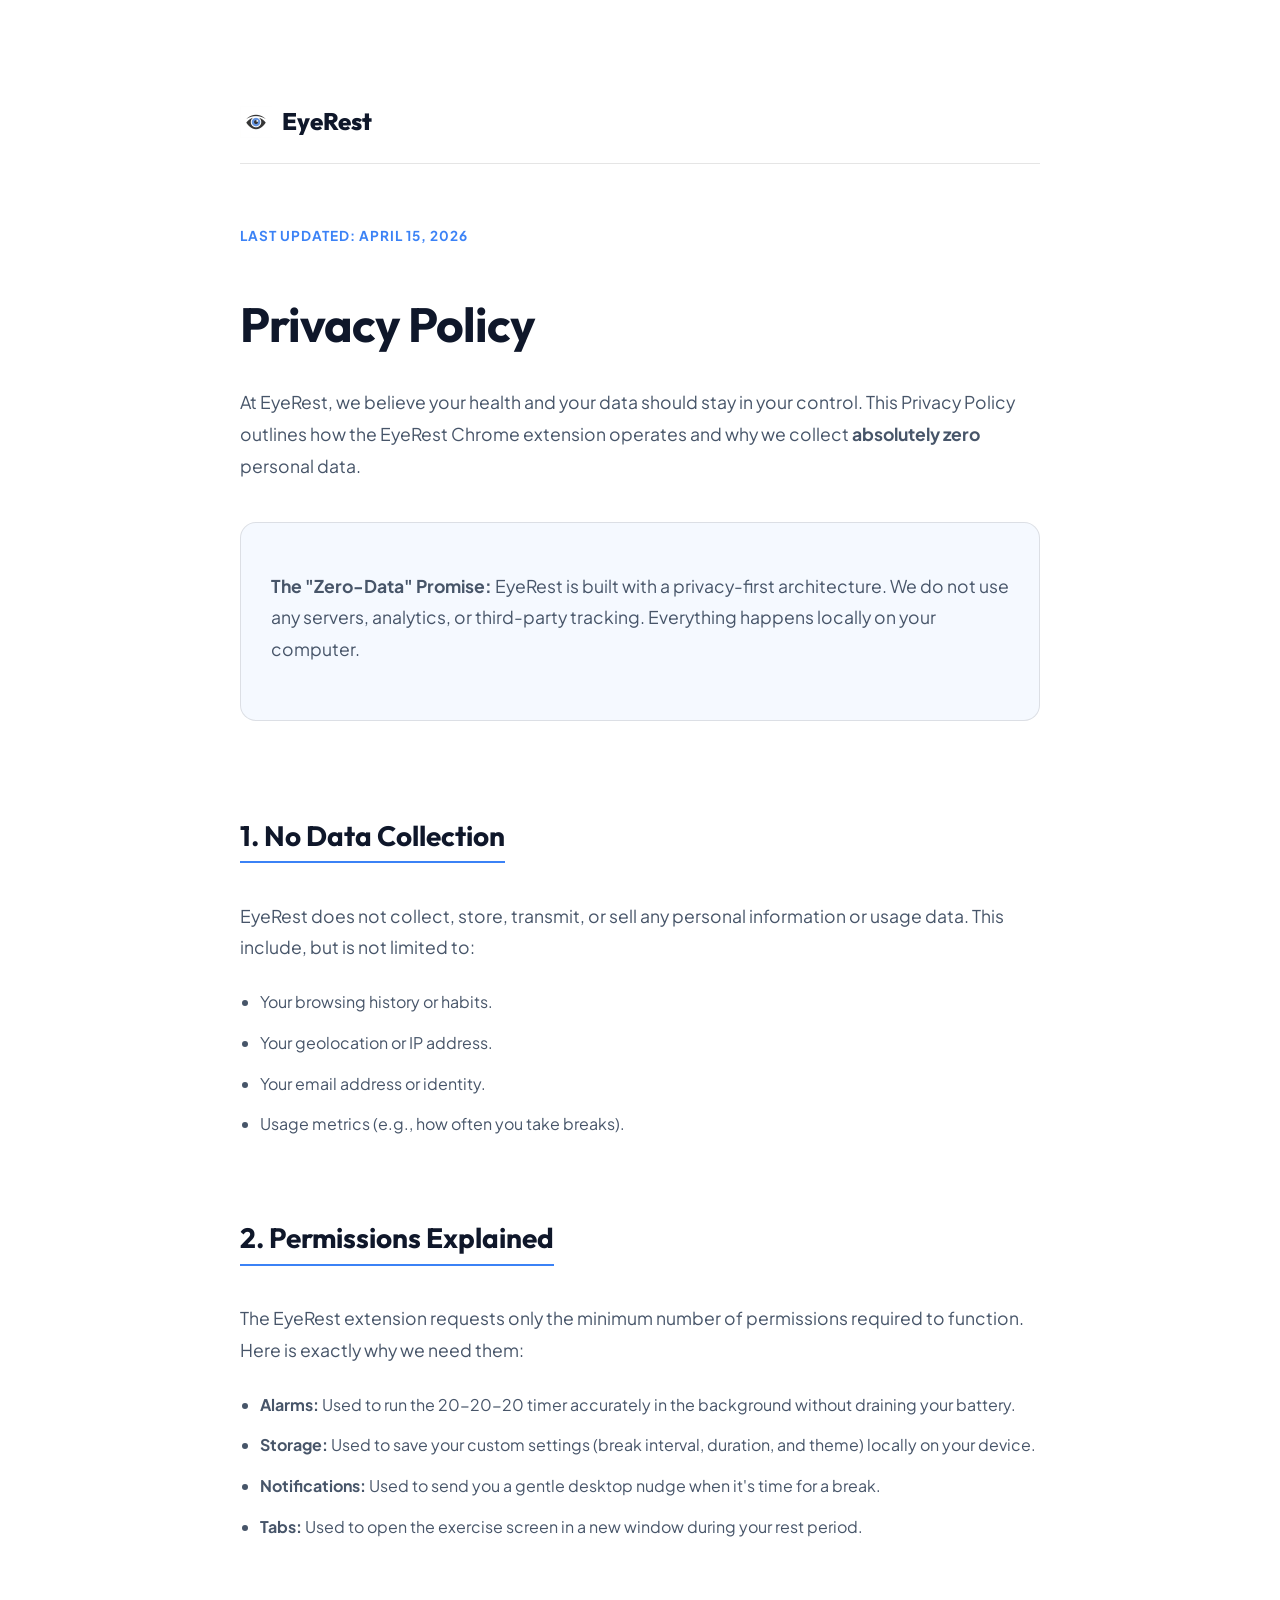
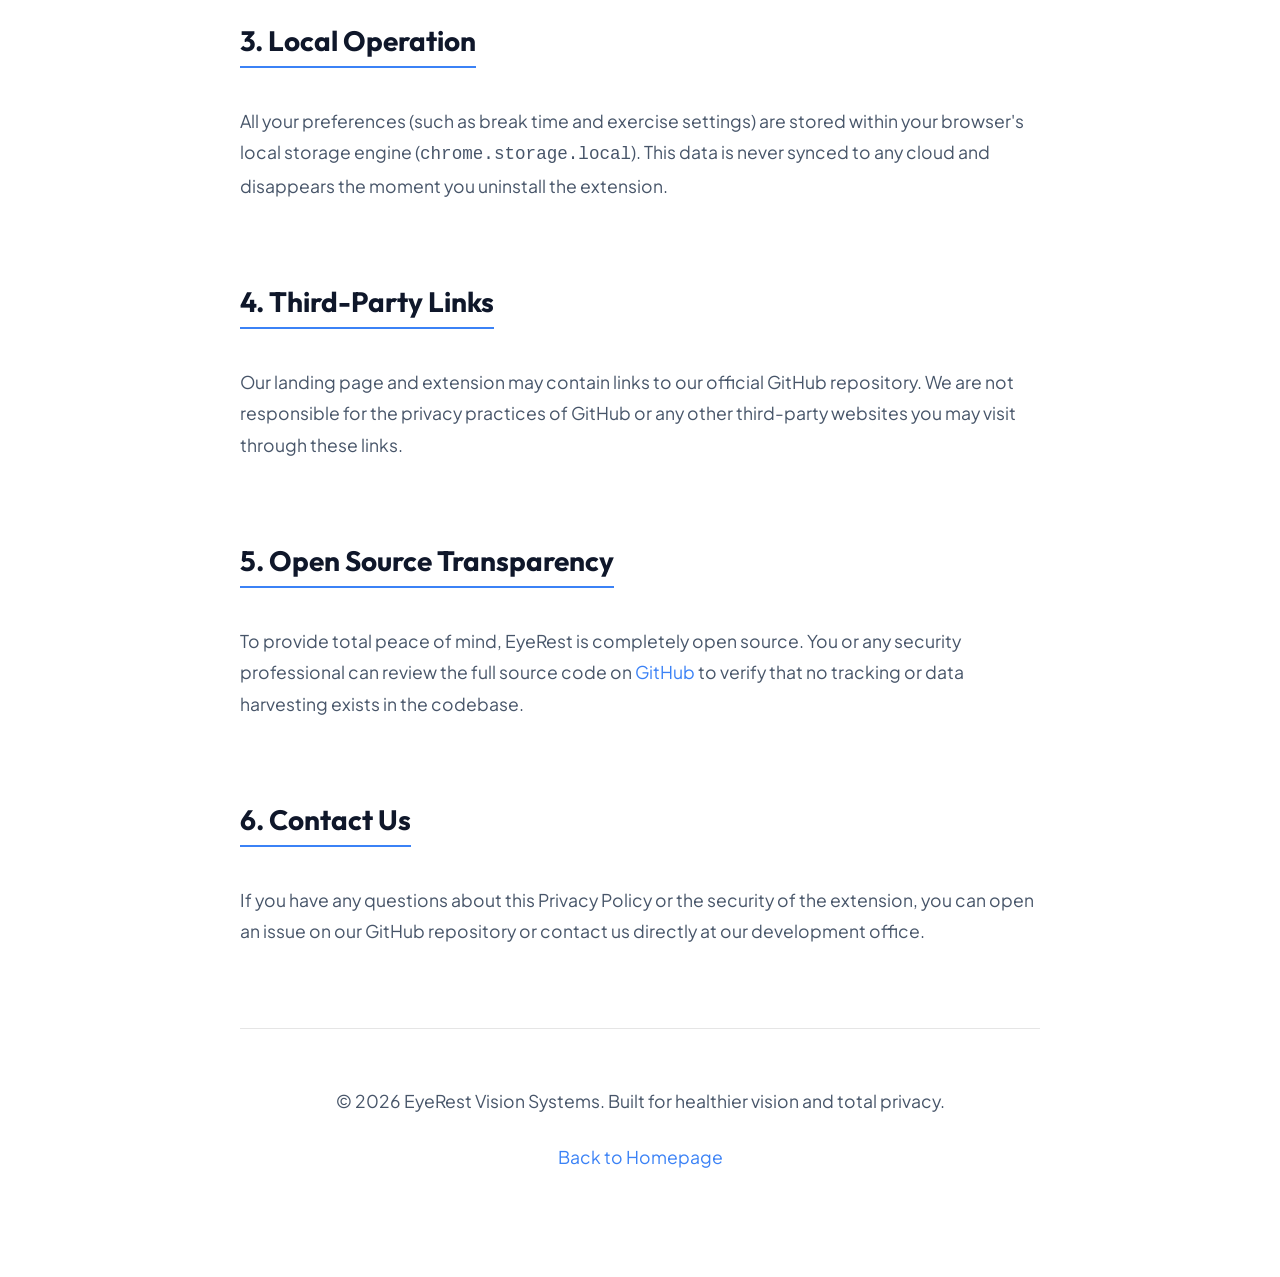
<file: privacy.html>
<!DOCTYPE html>
<html lang="en">
<head>
    <meta charset="UTF-8">
    <meta name="viewport" content="width=device-width, initial-scale=1.0">
    <title>Privacy Policy - EyeRest</title>
    <link rel="preconnect" href="https://fonts.googleapis.com">
    <link rel="preconnect" href="https://fonts.gstatic.com" crossorigin>
    <link href="https://fonts.googleapis.com/css2?family=Outfit:wght@400;600;800&family=Plus+Jakarta+Sans:wght@400;500;700&display=swap" rel="stylesheet">
    <style>
        :root {
            --bg: #0b0f19;
            --text-main: #94a3b8;
            --text-bright: #f8fafc;
            --primary: #3b82f6;
            --border: rgba(255, 255, 255, 0.1);
        }
        @media (prefers-color-scheme: light) {
            :root {
                --bg: #ffffff;
                --text-main: #475569;
                --text-bright: #0f172a;
                --primary: #3b82f6;
                --border: rgba(0, 0, 0, 0.1);
            }
        }
        body {
            font-family: 'Plus Jakarta Sans', sans-serif;
            background-color: var(--bg);
            color: var(--text-main);
            line-height: 1.8;
            margin: 0;
            padding: 0;
        }
        .container {
            max-width: 800px;
            margin: 0 auto;
            padding: 80px 24px;
        }
        nav {
            padding: 20px 0;
            border-bottom: 1px solid var(--border);
            margin-bottom: 60px;
        }
        .logo {
            font-family: 'Outfit', sans-serif;
            font-weight: 800;
            font-size: 1.5rem;
            color: var(--text-bright);
            text-decoration: none;
            display: flex;
            align-items: center;
            gap: 10px;
        }
        h1 {
            font-family: 'Outfit', sans-serif;
            font-size: 3rem;
            color: var(--text-bright);
            margin-bottom: 20px;
            letter-spacing: -1px;
        }
        h2 {
            font-family: 'Outfit', sans-serif;
            font-size: 1.75rem;
            color: var(--text-bright);
            margin-top: 50px;
            margin-bottom: 20px;
            border-bottom: 2px solid var(--primary);
            display: inline-block;
        }
        p {
            margin-bottom: 24px;
            font-size: 1.1rem;
        }
        ul {
            margin-bottom: 24px;
            padding-left: 20px;
        }
        li {
            margin-bottom: 12px;
        }
        .highlight-box {
            background: rgba(59, 130, 246, 0.05);
            border: 1px solid var(--border);
            padding: 30px;
            border-radius: 16px;
            margin: 40px 0;
        }
        .last-updated {
            font-weight: 700;
            color: var(--primary);
            text-transform: uppercase;
            font-size: 0.85rem;
            letter-spacing: 1px;
        }
        footer {
            margin-top: 80px;
            padding-top: 40px;
            border-top: 1px solid var(--border);
            text-align: center;
            font-size: 0.9rem;
        }
        a {
            color: var(--primary);
            text-decoration: none;
        }
        a:hover { text-decoration: underline; }
    </style>
</head>
<body>
    <div class="container">
        <nav>
            <a href="index.html" class="logo">
                <img src="icons/logo.png" alt="" width="32">
                EyeRest
            </a>
        </nav>

        <header>
            <div class="last-updated">Last Updated: April 15, 2026</div>
            <h1>Privacy Policy</h1>
            <p>At EyeRest, we believe your health and your data should stay in your control. This Privacy Policy outlines how the EyeRest Chrome extension operates and why we collect <strong>absolutely zero</strong> personal data.</p>
        </header>

        <div class="highlight-box">
            <p><strong>The "Zero-Data" Promise:</strong> EyeRest is built with a privacy-first architecture. We do not use any servers, analytics, or third-party tracking. Everything happens locally on your computer.</p>
        </div>

        <section>
            <h2>1. No Data Collection</h2>
            <p>EyeRest does not collect, store, transmit, or sell any personal information or usage data. This include, but is not limited to:</p>
            <ul>
                <li>Your browsing history or habits.</li>
                <li>Your geolocation or IP address.</li>
                <li>Your email address or identity.</li>
                <li>Usage metrics (e.g., how often you take breaks).</li>
            </ul>
        </section>

        <section>
            <h2>2. Permissions Explained</h2>
            <p>The EyeRest extension requests only the minimum number of permissions required to function. Here is exactly why we need them:</p>
            <ul>
                <li><strong>Alarms:</strong> Used to run the 20-20-20 timer accurately in the background without draining your battery.</li>
                <li><strong>Storage:</strong> Used to save your custom settings (break interval, duration, and theme) locally on your device.</li>
                <li><strong>Notifications:</strong> Used to send you a gentle desktop nudge when it's time for a break.</li>
                <li><strong>Tabs:</strong> Used to open the exercise screen in a new window during your rest period.</li>
            </ul>
        </section>

        <section>
            <h2>3. Local Operation</h2>
            <p>All your preferences (such as break time and exercise settings) are stored within your browser's local storage engine (<code>chrome.storage.local</code>). This data is never synced to any cloud and disappears the moment you uninstall the extension.</p>
        </section>

        <section>
            <h2>4. Third-Party Links</h2>
            <p>Our landing page and extension may contain links to our official GitHub repository. We are not responsible for the privacy practices of GitHub or any other third-party websites you may visit through these links.</p>
        </section>

        <section>
            <h2>5. Open Source Transparency</h2>
            <p>To provide total peace of mind, EyeRest is completely open source. You or any security professional can review the full source code on <a href="https://github.com/drdhavaltrivedi/EyeRest-Chrome-Extension">GitHub</a> to verify that no tracking or data harvesting exists in the codebase.</p>
        </section>

        <section>
            <h2>6. Contact Us</h2>
            <p>If you have any questions about this Privacy Policy or the security of the extension, you can open an issue on our GitHub repository or contact us directly at our development office.</p>
        </section>

        <footer>
            <p>&copy; 2026 EyeRest Vision Systems. Built for healthier vision and total privacy.</p>
            <p><a href="index.html">Back to Homepage</a></p>
        </footer>
    </div>
</body>
</html>
</file>
<file: break.css>
:root {
  --bg-color: #0b0f19;
  --card-bg: #161b22;
  --border-color: #30363d;
  --primary: #3b82f6; 
  --text-main: #c9d1d9;
  --text-bright: #ffffff;
  --text-dim: #8b949e;
  --timer-bg: rgba(255,255,255,0.05);
  --glass-bg: rgba(0,0,0,0.2);
  --glass-border: rgba(255,255,255,0.05);
  --btn-bg: rgba(255,255,255,0.05);
  --btn-border: rgba(255,255,255,0.1);
  --dot-bg: rgba(255,255,255,0.2);
  --bg-gradient: radial-gradient(circle at 50% 0%, rgba(59,130,246,0.1) 0%, transparent 50%);
}

body.light-mode {
  --bg-color: #f1f5f9;
  --card-bg: #ffffff;
  --border-color: #e2e8f0;
  --primary: #3b82f6; 
  --text-main: #475569;
  --text-bright: #0f172a;
  --text-dim: #64748b;
  --timer-bg: rgba(0,0,0,0.1);
  --glass-bg: rgba(0,0,0,0.02);
  --glass-border: rgba(0,0,0,0.05);
  --btn-bg: rgba(0,0,0,0.05);
  --btn-border: rgba(0,0,0,0.1);
  --dot-bg: rgba(0,0,0,0.15);
  --bg-gradient: radial-gradient(circle at 50% 0%, rgba(59,130,246,0.15) 0%, transparent 50%);
}

body {
  margin: 0;
  padding: 0;
  font-family: -apple-system, BlinkMacSystemFont, "Segoe UI", Roboto, Helvetica, Arial, sans-serif;
  background-color: var(--bg-color);
  background-image: var(--bg-gradient);
  color: var(--text-main);
  display: flex;
  justify-content: center;
  align-items: center;
  min-height: 100vh;
  transition: background-color 0.3s, color 0.3s;
}

.container {
  display: flex;
  flex-direction: column;
  align-items: center;
  width: 700px;
  max-width: 90%;
  animation: fadeIn 0.8s cubic-bezier(0.16, 1, 0.3, 1);
}

@keyframes fadeIn {
  from { opacity: 0; transform: translateY(20px); filter: blur(4px); }
  to { opacity: 1; transform: translateY(0); filter: blur(0); }
}

/* Circular Timer */
.timer-container {
  position: relative;
  width: 140px;
  height: 140px;
  margin-bottom: 40px;
  display: flex;
  justify-content: center;
  align-items: center;
}
.timer-circle {
  position: absolute;
  transform: rotate(-90deg);
  width: 140px;
  height: 140px;
}
.timer-circle circle {
  fill: transparent;
  stroke-width: 4;
  cx: 70;
  cy: 70;
  r: 66;
}
.timer-bg {
  stroke: var(--timer-bg);
}
.timer-progress {
  stroke: var(--primary);
  stroke-linecap: round;
  stroke-dasharray: 414.69; 
  stroke-dashoffset: 0;
  transition: stroke-dashoffset 1s linear;
  filter: drop-shadow(0 0 8px rgba(59,130,246,0.5));
}
.timer-text {
  font-size: 42px;
  font-weight: 300;
  color: var(--text-bright);
  font-variant-numeric: tabular-nums;
  z-index: 10;
}

.card {
  background: var(--card-bg);
  border: 1px solid var(--border-color);
  width: 100%;
  border-radius: 20px;
  box-shadow: 0 25px 50px -12px rgba(0,0,0,0.15);
  display: flex;
  flex-direction: column;
  padding: 40px;
  box-sizing: border-box;
  margin-bottom: 30px;
  backdrop-filter: blur(10px);
}
body:not(.light-mode) .card {
  box-shadow: 0 25px 50px -12px rgba(0,0,0,0.5);
}

.header-content {
  text-align: center;
  margin-bottom: 40px;
}

.brand-text {
  font-family: 'Outfit', sans-serif;
  font-size: 24px;
  font-weight: 700;
  color: var(--primary);
  margin-bottom: 20px;
  letter-spacing: -1px;
}

h1 {
  font-weight: 600;
  font-size: 32px;
  margin: 0 0 10px 0;
  color: var(--text-bright);
  letter-spacing: -0.5px;
}

.subtitle {
  margin: 0;
  color: var(--text-dim);
  font-size: 17px;
}

/* Exercises Slider inside card */
.exercises-frame {
  background: var(--glass-bg);
  border: 1px solid var(--glass-border);
  border-radius: 16px;
  padding: 30px;
  display: flex;
  flex-direction: column;
  align-items: center;
  min-height: 140px;
}

.exercise-text {
  font-size: 18px;
  color: var(--text-main);
  text-align: center;
  line-height: 1.6;
  margin-bottom: 30px;
  flex-grow: 1;
  display: flex;
  align-items: center;
}

/* Controls */
.controls {
  display: flex;
  align-items: center;
  gap: 24px;
  justify-content: center;
}

.nav-btn {
  background: var(--btn-bg);
  color: var(--text-bright);
  border: 1px solid var(--btn-border);
  border-radius: 50%;
  width: 36px;
  height: 36px;
  font-size: 14px;
  cursor: pointer;
  display: flex;
  align-items: center;
  justify-content: center;
  transition: all 0.2s cubic-bezier(0.4, 0, 0.2, 1);
}

.nav-btn:hover {
  background: rgba(120,120,120,0.1);
  border-color: rgba(120,120,120,0.3);
  transform: scale(1.05);
}

.indicator-container {
  display: flex;
  gap: 10px;
}

.dot {
  width: 6px;
  height: 6px;
  border-radius: 50%;
  background: var(--dot-bg);
  transition: all 0.3s ease;
}

.dot.active {
  background: var(--primary);
  transform: scale(1.5);
  box-shadow: 0 0 6px var(--primary);
}

.action-footer {
  display: flex;
  flex-direction: column;
  align-items: center;
  gap: 20px;
  width: 100%;
}

.extend-group {
    display: flex;
    align-items: center;
    gap: 12px;
    background: var(--glass-bg);
    padding: 8px 16px;
    border-radius: 100px;
    border: 1px solid var(--glass-border);
    transition: opacity 0.3s;
}

.extend-group span {
    font-size: 14px;
    font-weight: 600;
    color: var(--text-dim);
}

.extend-btn {
    background: var(--btn-bg);
    border: 1px solid var(--btn-border);
    color: var(--text-bright);
    padding: 4px 12px;
    border-radius: 100px;
    cursor: pointer;
    font-size: 13px;
    transition: all 0.2s;
}

.extend-btn:hover {
    background: var(--primary);
    border-color: var(--primary);
    transform: translateY(-2px);
}

.skip-btn {
  padding: 12px 32px;
  background: transparent;
  color: var(--text-dim);
  border: 1px solid var(--border-color);
  border-radius: 30px;
  font-size: 15px;
  font-weight: 500;
  cursor: pointer;
  transition: all 0.2s;
}

.skip-btn:hover {
  color: var(--text-bright);
  background: var(--btn-bg);
  border-color: var(--btn-border);
  transform: translateY(-2px);
}
</file>
<file: popup.css>
:root {
  /* Default Dark Mode Variables */
  --bg-color: #0b0f19;
  --panel-bg: rgba(255, 255, 255, 0.03);
  --border-color: rgba(255, 255, 255, 0.08);
  --primary: #3b82f6;
  --primary-hover: #2563eb;
  --text-main: #c9d1d9;
  --text-bright: #ffffff;
  --text-dim: #8b949e;
  --input-bg: rgba(0,0,0,0.2);
  --slider-bg: #272c35;
  --timer-bg: rgba(59, 130, 246, 0.1);
  --header-bg: linear-gradient(180deg, rgba(255,255,255,0.05) 0%, rgba(255,255,255,0) 100%);
  --logo-bg: #fff;
  --switch-checked-bg: rgba(59, 130, 246, 0.2);
}

body.light-mode {
  --bg-color: #ffffff;
  --panel-bg: #f8fafc;
  --border-color: #e2e8f0;
  --primary: #3b82f6;
  --primary-hover: #2563eb;
  --text-main: #475569;
  --text-bright: #0f172a;
  --text-dim: #64748b;
  --input-bg: #ffffff;
  --slider-bg: #cbd5e1;
  --timer-bg: #eff6ff;
  --header-bg: linear-gradient(180deg, #ffffff 0%, #f1f5f9 100%);
  --logo-bg: transparent;
  --switch-checked-bg: rgba(59, 130, 246, 0.1);
}

body {
  width: 320px;
  margin: 0;
  padding: 0;
  font-family: -apple-system, BlinkMacSystemFont, "Segoe UI", Roboto, Helvetica, Arial, sans-serif;
  color: var(--text-main);
  background: var(--bg-color);
  user-select: none;
  box-sizing: border-box;
  transition: background-color 0.3s, color 0.3s;
}

.header {
  display: flex;
  justify-content: space-between;
  align-items: center;
  padding: 18px 20px;
  border-bottom: 1px solid var(--border-color);
  background: var(--header-bg);
}

.logo {
  display: flex;
  align-items: center;
  gap: 12px;
}

.header-actions {
  display: flex;
  align-items: center;
  gap: 12px;
}

.icon-btn {
  background: transparent;
  border: 1px solid var(--border-color);
  color: var(--text-bright);
  font-size: 16px;
  cursor: pointer;
  padding: 4px;
  border-radius: 6px;
  display: flex;
  align-items: center;
  justify-content: center;
  transition: all 0.2s;
}

.icon-btn:hover {
  background: var(--panel-bg);
  border-color: var(--primary);
}

.eye-icon {
  width: 28px;
  height: 28px;
  border-radius: 6px;
  object-fit: contain;
  filter: drop-shadow(0 2px 4px rgba(0,0,0,0.1));
}

.logo h2 {
  margin: 0;
  font-size: 16px;
  font-weight: 600;
  color: var(--text-bright);
}

.settings-group {
  padding: 16px 20px;
  display: flex;
  flex-direction: column;
  gap: 16px;
  transition: opacity 0.3s;
}

body.disabled .settings-group {
  opacity: 0.4;
  pointer-events: none;
}

.row {
  display: flex;
  justify-content: space-between;
  align-items: center;
}

.row.column {
  flex-direction: column;
  align-items: flex-start;
  gap: 12px;
}

.label-text {
  font-size: 13px;
  font-weight: 500;
  color: var(--text-main);
}

.value-highlight {
  color: var(--primary);
  font-weight: 600;
}

/* Custom modern range slider */
input[type=range] {
  -webkit-appearance: none;
  width: 100%;
  margin-top: 8px;
  background: transparent;
}
input[type=range]::-webkit-slider-thumb {
  -webkit-appearance: none;
  height: 16px;
  width: 16px;
  border-radius: 50%;
  background: var(--primary);
  cursor: pointer;
  margin-top: -6px;
  box-shadow: 0 0 10px rgba(59, 130, 246, 0.5);
  transition: transform 0.1s;
}
input[type=range]::-webkit-slider-thumb:hover {
  transform: scale(1.15);
}
input[type=range]::-webkit-slider-runnable-track {
  width: 100%;
  height: 4px;
  cursor: pointer;
  background: var(--border-color);
  border-radius: 2px;
}

/* Input text styling */
input[type="text"] {
  width: 100%;
  box-sizing: border-box;
  padding: 10px 12px;
  background: var(--input-bg);
  border: 1px solid var(--border-color);
  border-radius: 6px;
  color: var(--text-bright);
  font-size: 13px;
  outline: none;
  transition: border-color 0.2s, background 0.2s;
}
input[type="text"]:focus {
  border-color: var(--primary);
}

/* Toggle Switch CSS */
.switch {
  position: relative;
  display: inline-block;
  width: 40px;
  height: 22px;
}

.switch input {
  opacity: 0;
  width: 0;
  height: 0;
}

.slider {
  position: absolute;
  cursor: pointer;
  top: 0; left: 0; right: 0; bottom: 0;
  background-color: var(--slider-bg);
  transition: .3s;
  border-radius: 22px;
  border: 1px solid var(--border-color);
}

.slider:before {
  position: absolute;
  content: "";
  height: 16px;
  width: 16px;
  left: 2px;
  bottom: 2px;
  background-color: var(--text-bright);
  transition: .3s cubic-bezier(0.4, 0, 0.2, 1);
  border-radius: 50%;
  box-shadow: 0 1px 3px rgba(0,0,0,0.3);
}

input:checked + .slider {
  background-color: var(--switch-checked-bg);
  border-color: var(--primary);
}

input:checked + .slider:before {
  transform: translateX(18px);
  background-color: var(--primary);
  box-shadow: 0 0 8px rgba(59, 130, 246, 0.6);
}

/* Footer Timer */
.footer {
  display: flex;
  justify-content: space-between;
  align-items: center;
  padding: 16px 20px;
  background: var(--panel-bg);
  border-top: 1px solid var(--border-color);
}

.timer {
  font-family: "SFMono-Regular", Consolas, "Liberation Mono", Menlo, Courier, monospace;
  font-size: 14px;
  font-weight: 600;
  color: var(--primary);
  background: var(--timer-bg);
  padding: 6px 10px;
  border-radius: 6px;
  border: 1px solid rgba(59, 130, 246, 0.2);
}

.links {
  display: flex;
  gap: 12px;
}

.links a {
  color: var(--text-dim);
  text-decoration: none;
  font-size: 12px;
  transition: color 0.2s;
}

.links a:hover {
  color: var(--text-bright);
}
</file>
